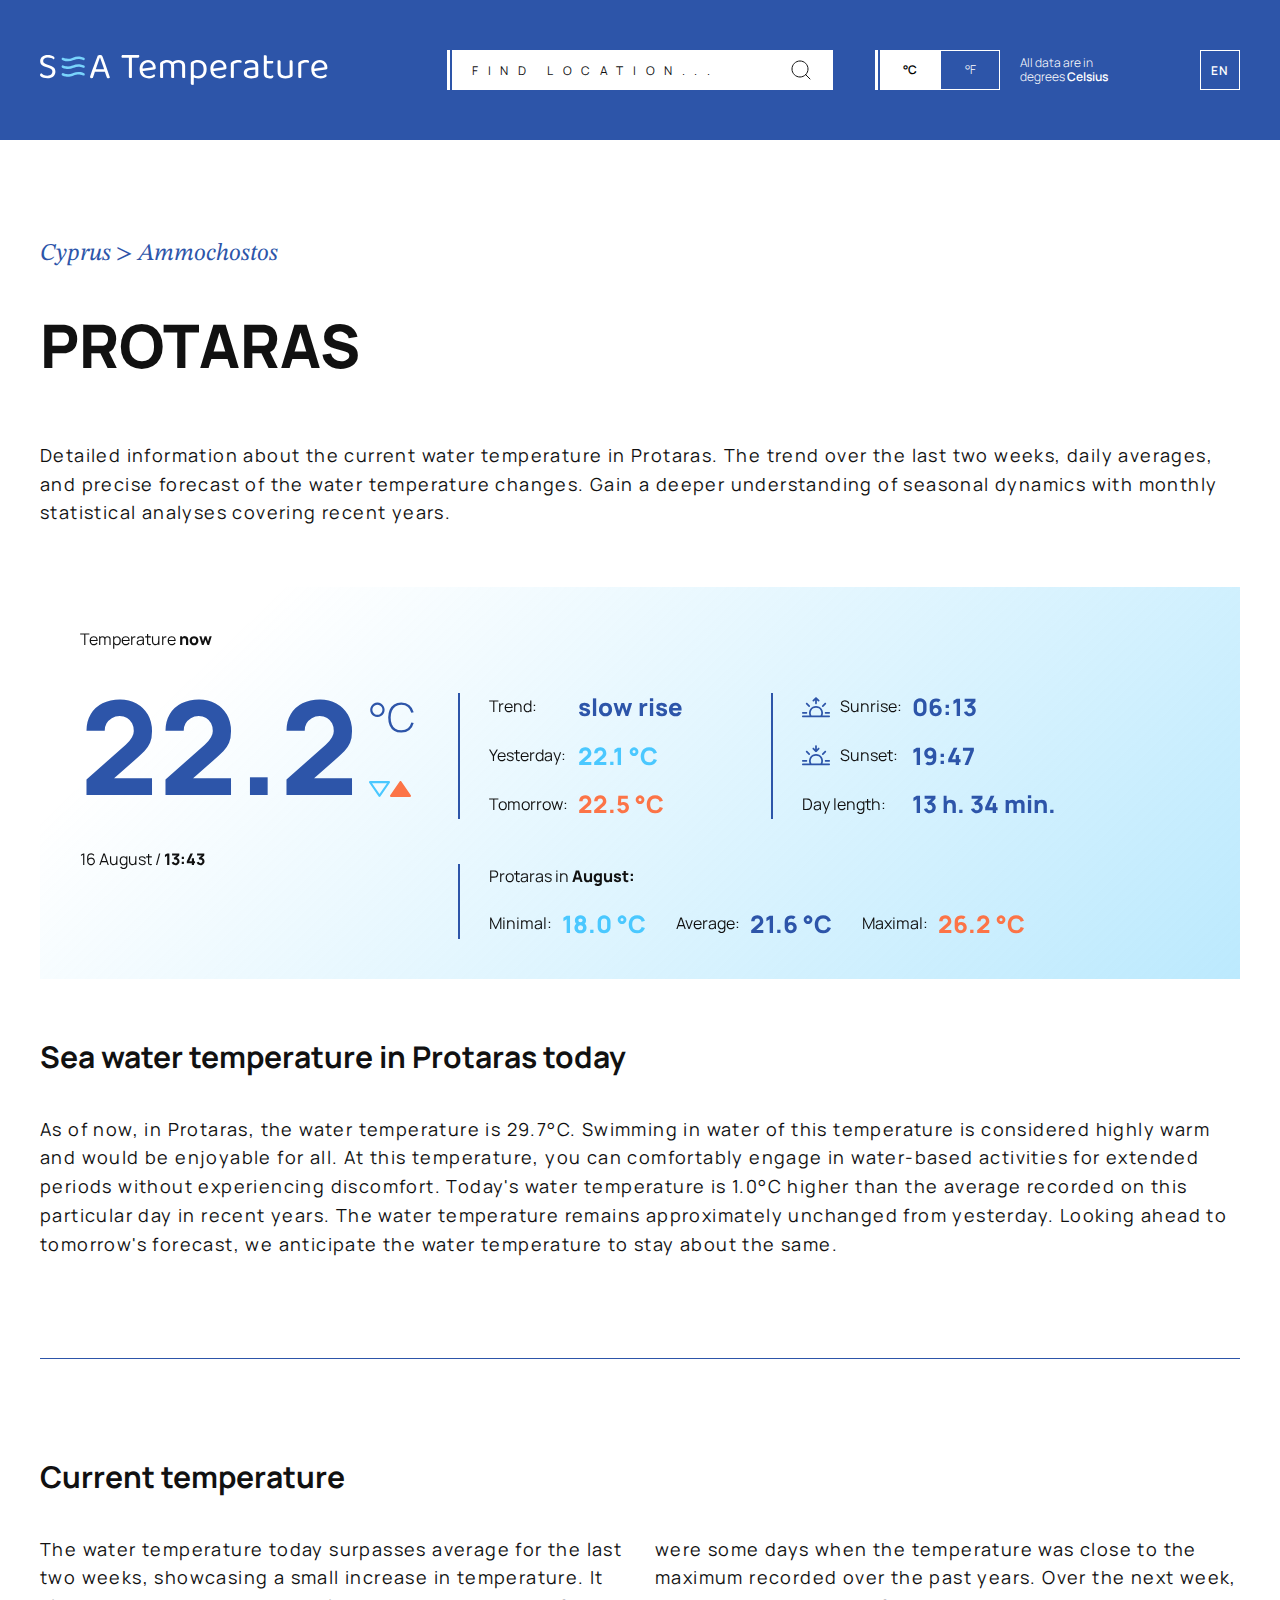
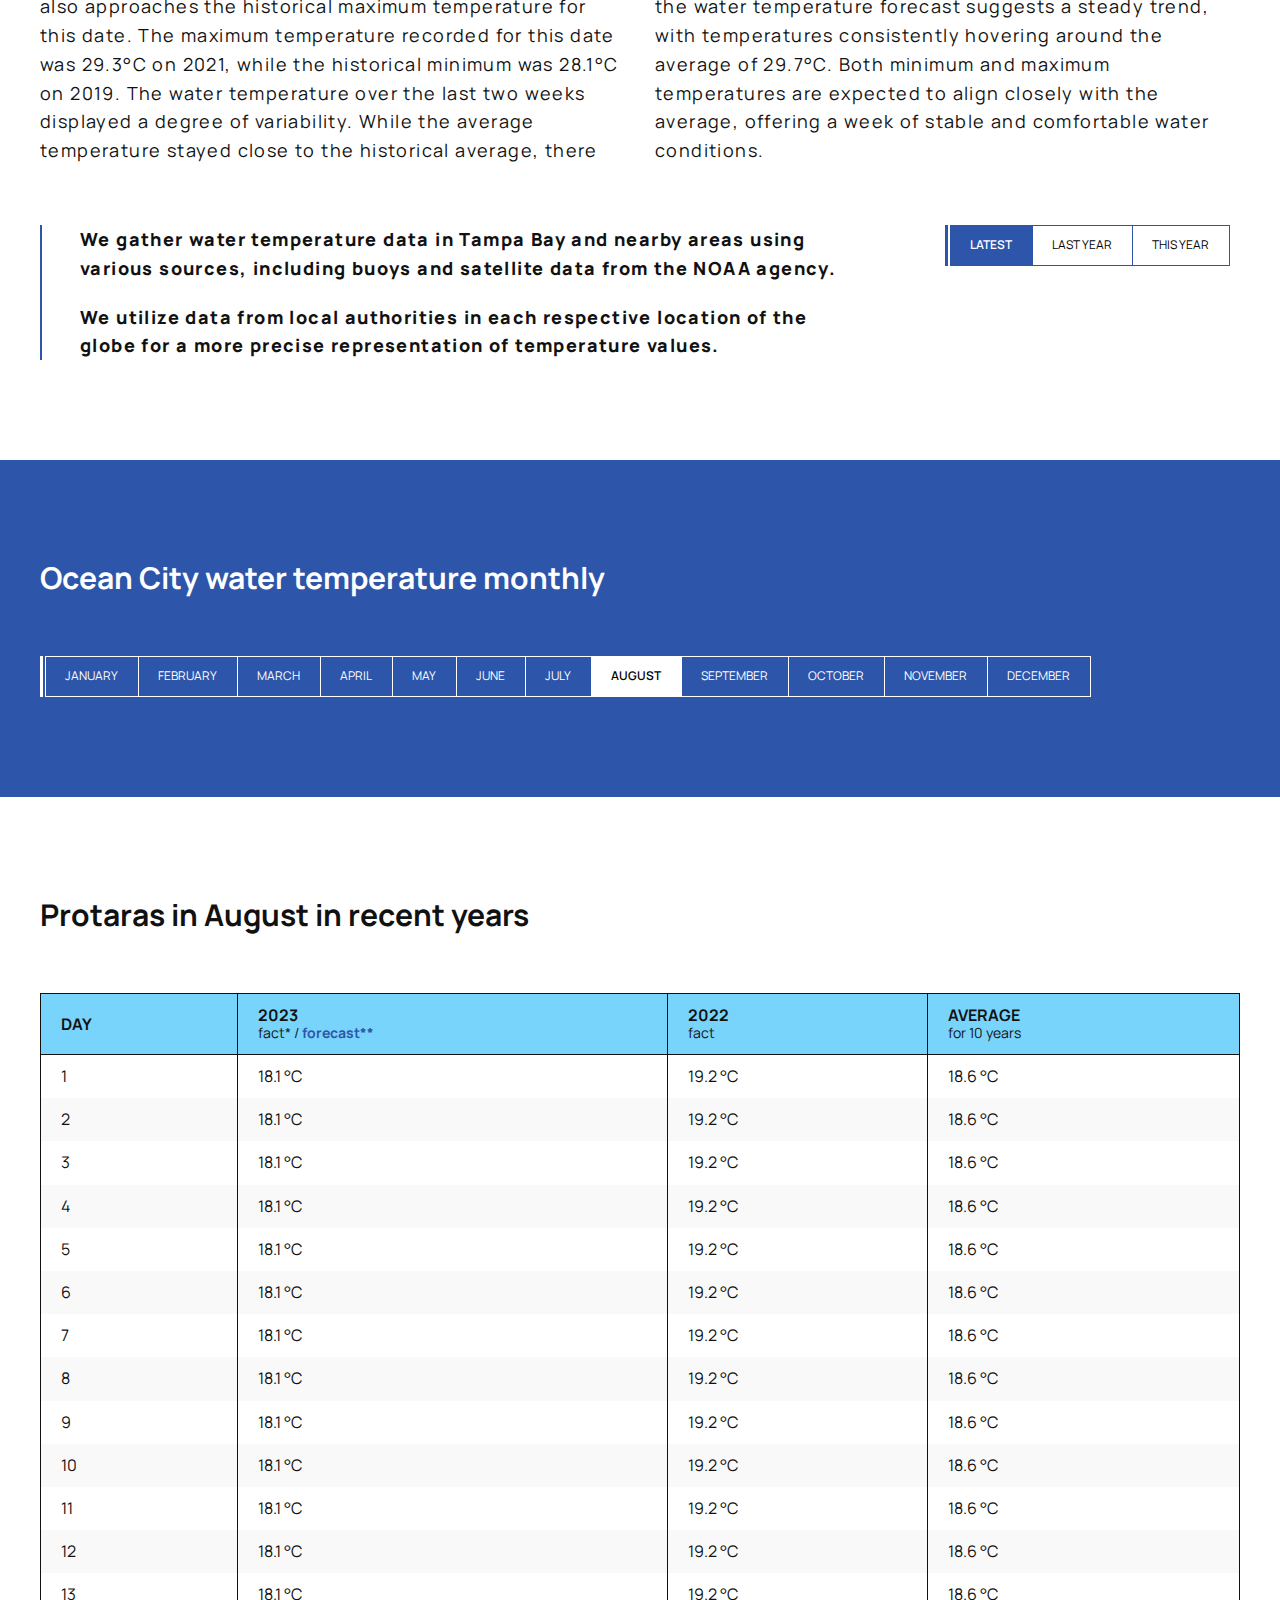
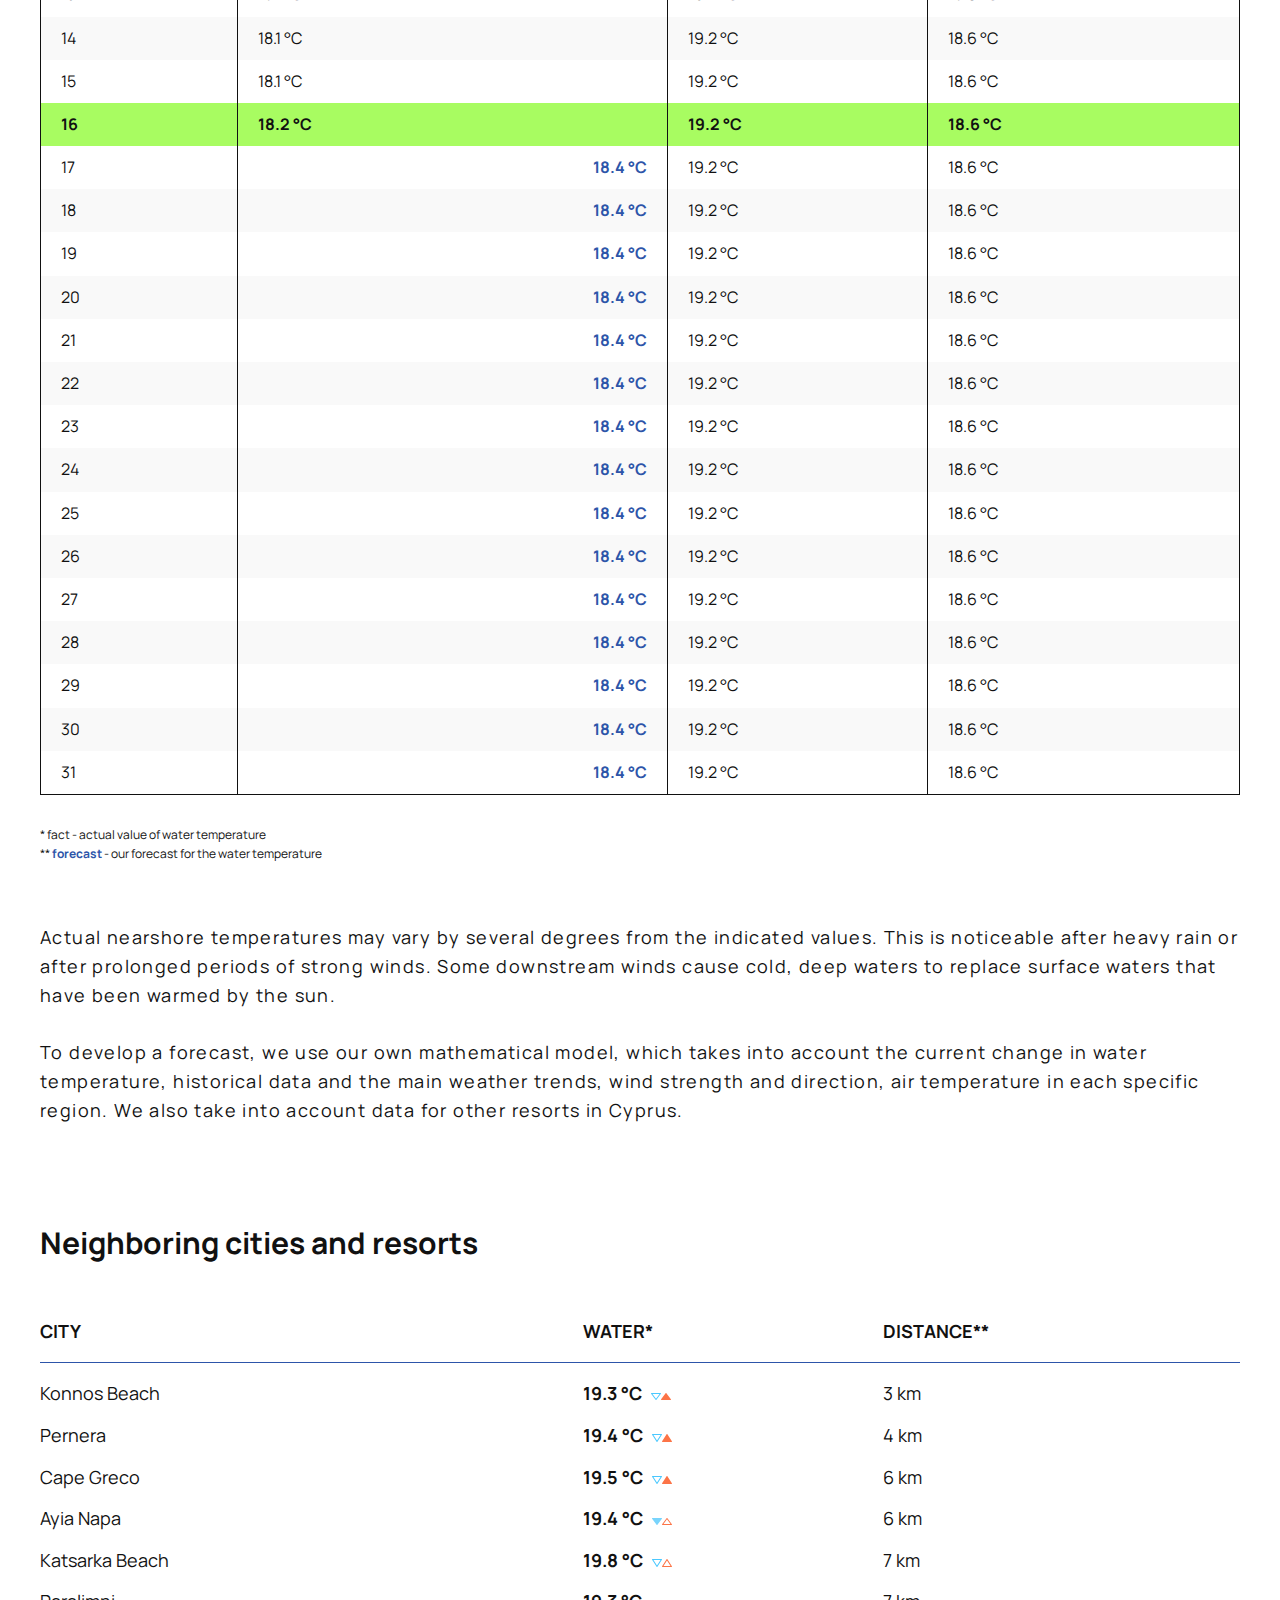
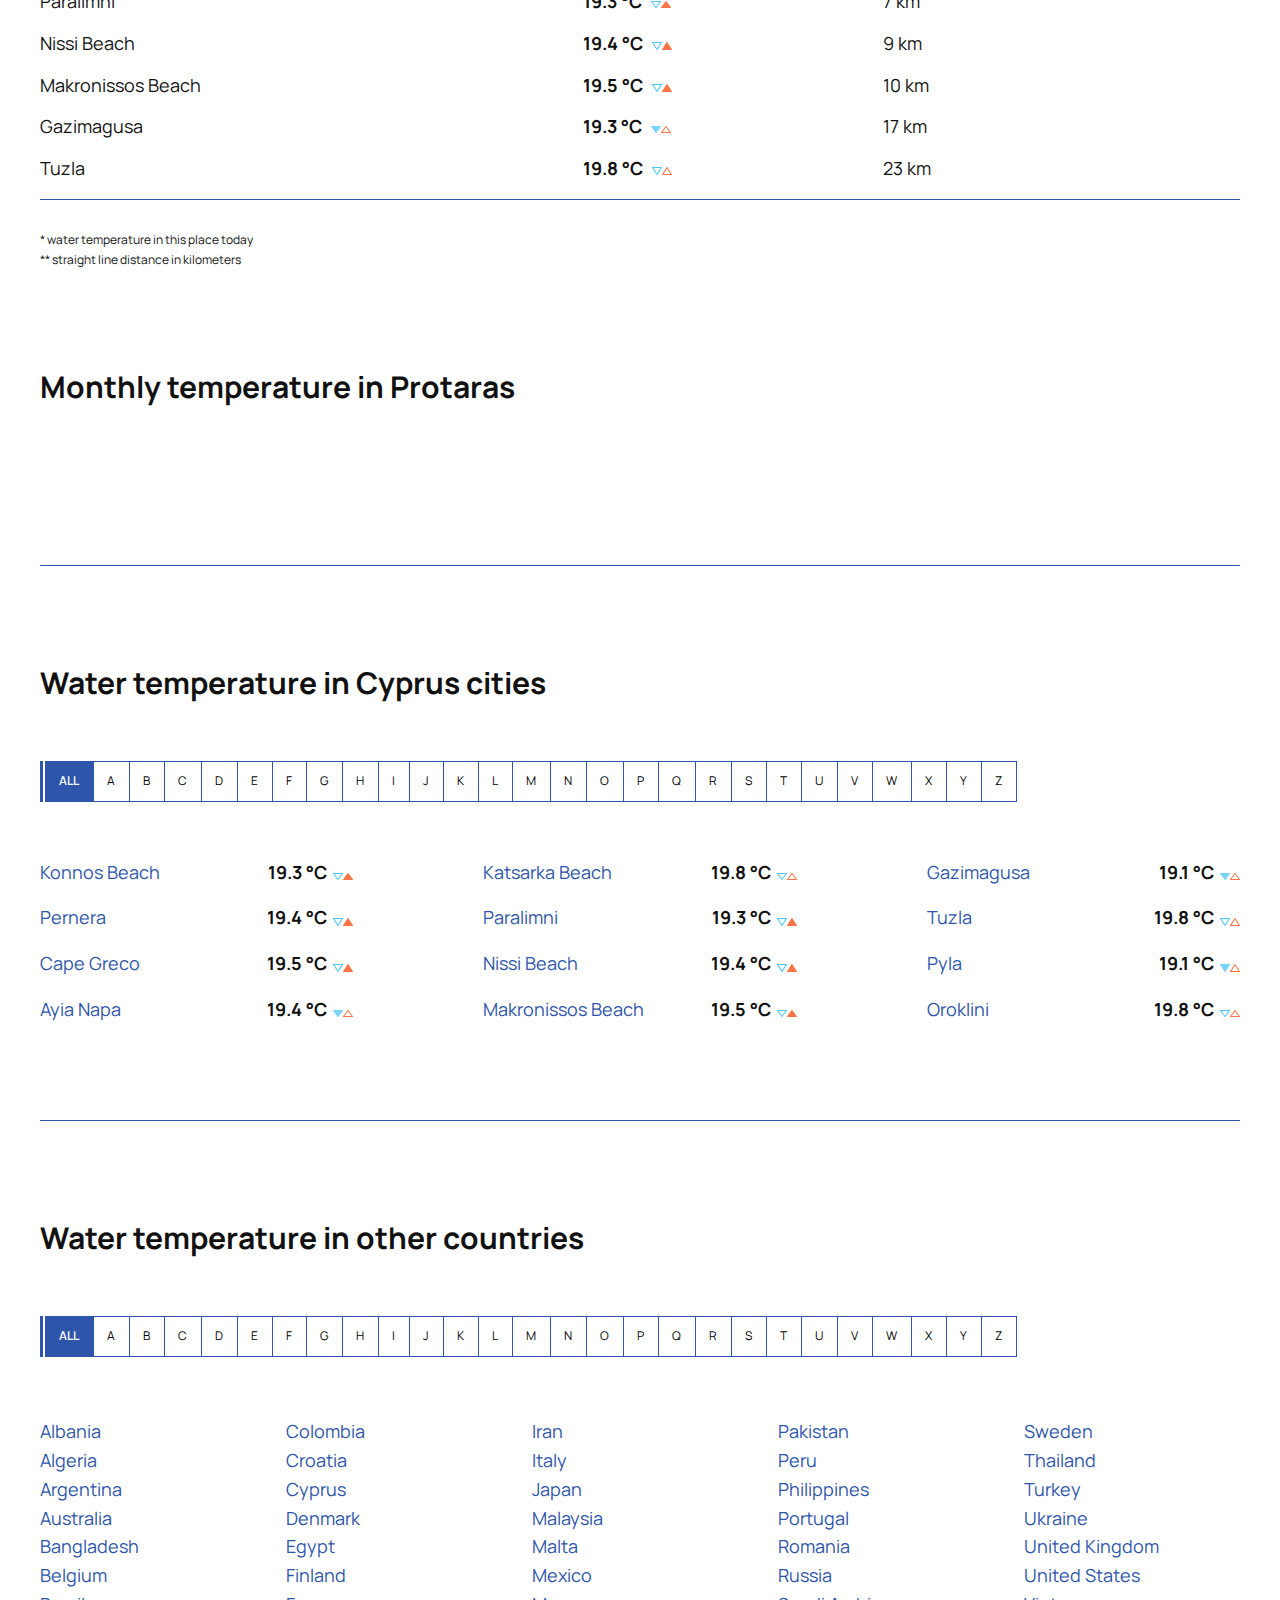
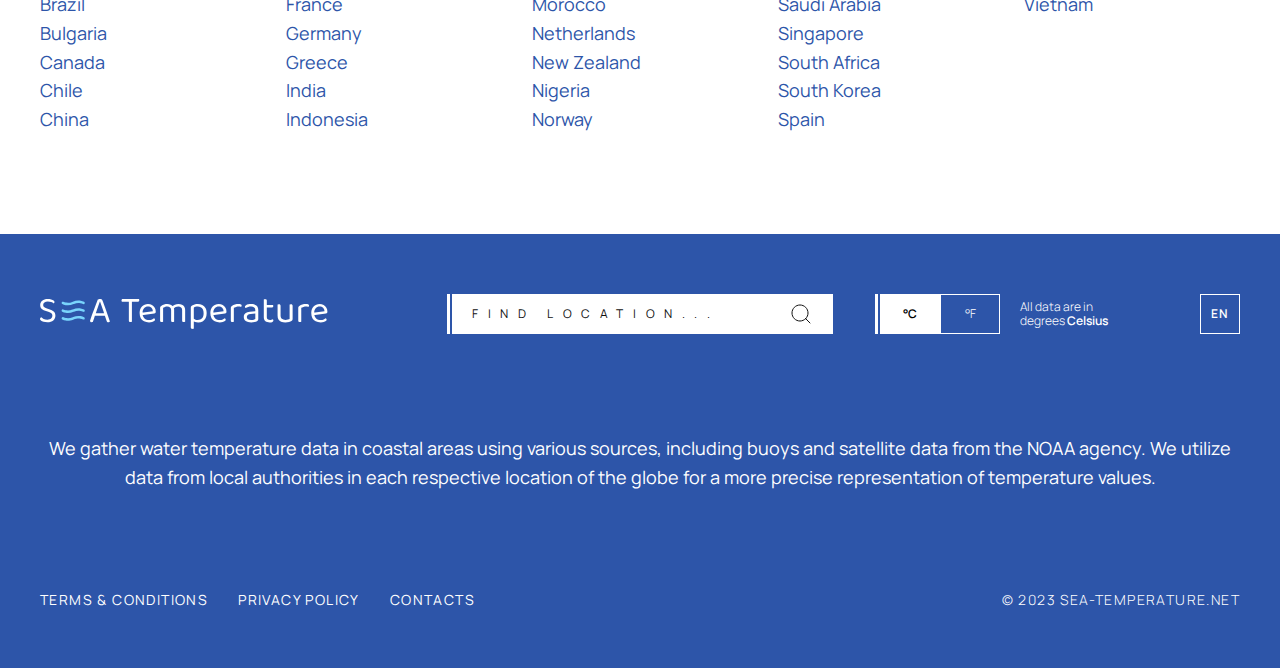
<file: index.html>
<!DOCTYPE html>
<html lang="en">
<head>
	<meta charset="UTF-8">
	<meta name="viewport" content="width=device-width, initial-scale=1.0">
	<title>Sea Temperature</title>
	<link rel="stylesheet" href="css/style.css">
</head>
<body>
	<div class="wrapper">
		<header class="header">
			<div class="header__container">
				<div class="header__top">
					<a href="#" class="header__logo">
						<img src="img/Logo.svg" alt="">
					</a>
					<form data-da=".header__bottom, 1100, first" class="header__search">
					  <input type="text" class="header__select-input select-input" placeholder="find location...">
					  <ul class="header__select-options select-options">
					    <li>Airlie Beach, Australia</li>
					    <li>Albufeira, Portugal</li>
					    <li>Aqaba, Jordan</li>
					    <li>Atlantic City, USA</li>
					  </ul>
					  <button>
					  		<img src="img/header/search.svg" alt="">
					  </button>
					</form>
					<div class="header__actions">
						<div class="header__degrees">
							<div class="header__selects">
								<p>
									<input checked type="radio" name="degrees" id="Celsius">
									<label for="Celsius">°C</label>									
								</p>
								<p>
									<input type="radio" name="degrees" id="Farengheit">
									<label for="Farengheit">°F</label>									
								</p>
							</div>
							<p>
								All data are in degrees <span>Celsius</span>
							</p>
						</div>
						<div data-da=".header__bottom, 660, last" class="header__languages">
							en
						</div>					
					</div>
				</div>
				<div class="header__bottom"></div>
			</div>
			<nav class="menu">
				<div class="menu__container">
					<div class="menu__top">
						<a href="#" class="header__logo">
							<img src="img/Logo.svg" alt="">
						</a>
						<p>
							All supported languages
						</p>
						<div class="menu__close">
							<img src="img/header/close.svg" alt="">
						</div>
					</div>
					<ul class="menu__list">
						<li>Български</li>
						<li>Hrvatski</li>
						<li>Čeština</li>
						<li>Dansk</li>
						<li>Nederlands</li>
						<li>English</li>
						<li>Eesti</li>
						<li>Suomi</li>
						<li>Français</li>
						<li>Deutsch</li>
						<li>Ελληνικά</li>
						<li>Magyar</li>
						<li>Italiano</li>
						<li>Latviešu</li>
						<li>Lietuvių</li>
						<li>Norsk</li>
						<li>Polski</li>
						<li>Português</li>
						<li>Română</li>
						<li>Русский</li>
						<li>Српски</li>
						<li>Slovenský</li>
						<li>Slovenščina</li>
						<li>Español</li>
						<li>Svenska</li>
						<li>Türkçe</li>
						<li>Українська</li>
					</ul>					
				</div>
			</nav>
		</header>
		<main>
			<div class="breadcrumbs">
				<div class="breadcrumbs__container">
					<a href="#">Cyprus</a> > <a href="#">Ammochostos</a>
				</div>
			</div>
			<section class="location">
				<div class="location__container">
					<h1 class="location__title">
						Protaras
					</h1>
					<div class="location__subtitle subtitle">
						Detailed information about the current water temperature in Protaras. The trend over the last two weeks, daily averages, and precise forecast of the water temperature changes. Gain a deeper understanding of seasonal dynamics with monthly statistical analyses covering recent years.
					</div>
					<div class="temp">
						<div class="temp__header">
							Temperature <b>now</b>
						</div>
						<div class="temp__body">
							<div class="temp__left">
								<div class="temp__temp">
									<p>
										22.2
									</p>
									<div class="temp__artef">
										<p>
											°C
										</p>
										<p>
											<img src="img/temp/blue-down-hohl.svg" alt="">
											<img src="img/temp/orange-up-filled.svg" alt="">
										</p>
									</div>
								</div>
								<p>
									16 August / <b>13:43</b>
								</p>
							</div>
							<div class="temp__right">
								<div class="temp__top">
									<div class="temp__block">
										<div class="temp__row">
											<p>
												Trend:
											</p>
											<span>
												slow rise
											</span>
										</div>
										<div class="temp__row">
											<p>
												Yesterday:
											</p>
											<span class="sky">
												22.1 °C
											</span>
										</div>
										<div class="temp__row">
											<p>
												Tomorrow:
											</p>
											<span class="orange">
												22.5 °C
											</span>
										</div>
									</div>
									<div class="temp__block">
										<div class="temp__row">
											<p>
												<img src="img/temp/sunrise.svg" alt="">
												Sunrise:
											</p>
											<span>
												06:13
											</span>
										</div>
										<div class="temp__row">
											<p>
												<img src="img/temp/sunset.svg" alt="">
												Sunset:
											</p>
											<span class="">
												19:47
											</span>
										</div>
										<div class="temp__row">
											<p>
												Day length:
											</p>
											<span class="">
												13 h. 34 min.
											</span>
										</div>
									</div>
								</div>
								<div class="temp__bottom">
									<p>
										Protaras in <b>August:</b>
									</p>
									<div class="temp__bottom-row">
										<div class="temp__row">
											<p>
												Minimal:
											</p>
											<span class="sky">
												18.0 °C
											</span>
										</div>
										<div class="temp__row">
											<p>
												Average:
											</p>
											<span class="">
												21.6 °C
											</span>
										</div>
										<div class="temp__row">
											<p>
												Maximal:
											</p>
											<span class="orange">
												26.2 °C
											</span>
										</div>																				
									</div>
								</div>
							</div>
						</div>
					</div>
					<div class="location__today">
						<p class="title">
							Sea water temperature in Protaras today
						</p>
						<span class="subtitle">
							As of now, in Protaras, the water temperature is 29.7°C. Swimming in water of this temperature is considered highly warm and would be enjoyable for all. At this temperature, you can comfortably engage in water-based activities for extended periods without experiencing discomfort. Today's water temperature is 1.0°C higher than the average recorded on this particular day in recent years. The water temperature remains approximately unchanged from yesterday. Looking ahead to tomorrow's forecast, we anticipate the water temperature to stay about the same.
						</span>
					</div>
				</div>
			</section>
			<section class="current">
				<div class="current__container">
					<h3 class="current__title title">
						Current temperature
					</h3>
					<div class="current__text subtitle">
						The water temperature today surpasses average for the last two weeks, showcasing a small increase in temperature. It also approaches the historical maximum temperature for this date. The maximum temperature recorded for this date was 29.3°C on 2021, while the historical minimum was 28.1°C on 2019. The water temperature over the last two weeks displayed a degree of variability. While the average temperature stayed close to the historical average, there were some days when the temperature was close to the maximum recorded over the past years. Over the next week, the water temperature forecast suggests a steady trend, with temperatures consistently hovering around the average of 29.7°C. Both minimum and maximum temperatures are expected to align closely with the average, offering a week of stable and comfortable water conditions.
					</div>			
					<div class="current__graphic"></div>		
					<div class="current__bottom">
						<div class="current__info subtitle">
							<p>We gather water temperature data in Tampa Bay and nearby areas using various sources, including buoys and satellite data from the NOAA agency.</p>
							<p>We utilize data from local authorities in each respective location of the globe for a more precise representation of temperature values.</p>
						</div>
						<div class="current__selects">
							<p>
								<input checked type="radio" name="year" id="latest">
								<label for="latest">latest</label>								
							</p>
							<p>
								<input type="radio" name="year" id="last-year">
								<label for="last-year">last year</label>								
							</p>
							<p>
								<input type="radio" name="year" id="this-year">
								<label for="this-year">this year</label>								
							</p>
						</div>
					</div>
				</div>
			</section>
			<section class="month">
				<div class="month__container">
					<h5 class="month__title title">
						Ocean City water temperature monthly
					</h5>
					<div class="month__body">
						<div class="month__decor">
							<p></p>
							<p></p>
							<p></p>
							<p></p>
							<p></p>
							<p></p>
							<p></p>
							<p></p>
							<p></p>
							<p></p>
						</div>
						<div class="month__cards">
							<p>
								<input type="radio" name="month" id="january">
								<label for="january">january</label>
							</p>
							<p>
								<input type="radio" name="month" id="february">
								<label for="february">february</label>
							</p>
							<p>
								<input type="radio" name="month" id="march">
								<label for="march">march</label>
							</p>
							<p>
								<input type="radio" name="month" id="april">
								<label for="april">april</label>
							</p>
							<p>
								<input type="radio" name="month" id="may">
								<label for="may">may</label>
							</p>
							<p>
								<input type="radio" name="month" id="june">
								<label for="june">june</label>
							</p>
							<p>
								<input type="radio" name="month" id="july">
								<label for="july">july</label>
							</p>
							<p>
								<input checked type="radio" name="month" id="august">
								<label for="august">august</label>
							</p>
							<p>
								<input type="radio" name="month" id="september">
								<label for="september">september</label>
							</p>
							<p>
								<input type="radio" name="month" id="october">
								<label for="october">october</label>
							</p>
							<p>
								<input type="radio" name="month" id="november">
								<label for="november">november</label>
							</p>
							<p>
								<input type="radio" name="month" id="december">
								<label for="december">december</label>
							</p>

						</div>
					</div>
				</div>
			</section>
			<section class="years">
				<div class="years__container">
					<h4 class="years__title title">
						Protaras in August in recent years
					</h4>
					<div class="years__table">
						<table>
							<thead>
								<tr>
									<th>
										DAY
									</th>
									<th>
										2023
										<p>fact* / <b>forecast**</b></p>
									</th>
									<th>
										2022
										<p>
											fact
										</p>
									</th>
									<th>
										average 
										<p>for 10 years</p>
									</th>
								</tr>
							</thead>
							<tbody>
								<tr>
									<td>1</td>
									<td>18.1 °C</td>
									<td>19.2 °C</td>
									<td>18.6 °C</td>
								</tr>
								<tr>
									<td>2</td>
									<td>18.1 °C</td>
									<td>19.2 °C</td>
									<td>18.6 °C</td>
								</tr>
								<tr>
									<td>3</td>
									<td>18.1 °C</td>
									<td>19.2 °C</td>
									<td>18.6 °C</td>
								</tr>
								<tr>
									<td>4</td>
									<td>18.1 °C</td>
									<td>19.2 °C</td>
									<td>18.6 °C</td>
								</tr>
								<tr>
									<td>5</td>
									<td>18.1 °C</td>
									<td>19.2 °C</td>
									<td>18.6 °C</td>
								</tr>
								<tr>
									<td>6</td>
									<td>18.1 °C</td>
									<td>19.2 °C</td>
									<td>18.6 °C</td>
								</tr>
								<tr>
									<td>7</td>
									<td>18.1 °C</td>
									<td>19.2 °C</td>
									<td>18.6 °C</td>
								</tr>
								<tr>
									<td>8</td>
									<td>18.1 °C</td>
									<td>19.2 °C</td>
									<td>18.6 °C</td>
								</tr>
								<tr>
									<td>9</td>
									<td>18.1 °C</td>
									<td>19.2 °C</td>
									<td>18.6 °C</td>
								</tr>
								<tr>
									<td>10</td>
									<td>18.1 °C</td>
									<td>19.2 °C</td>
									<td>18.6 °C</td>
								</tr>
								<tr>
									<td>11</td>
									<td>18.1 °C</td>
									<td>19.2 °C</td>
									<td>18.6 °C</td>
								</tr>
								<tr>
									<td>12</td>
									<td>18.1 °C</td>
									<td>19.2 °C</td>
									<td>18.6 °C</td>
								</tr>
								<tr>
									<td>13</td>
									<td>18.1 °C</td>
									<td>19.2 °C</td>
									<td>18.6 °C</td>
								</tr>
								<tr>
									<td>14</td>
									<td>18.1 °C</td>
									<td>19.2 °C</td>
									<td>18.6 °C</td>
								</tr>
								<tr>
									<td>15</td>
									<td>18.1 °C</td>
									<td>19.2 °C</td>
									<td>18.6 °C</td>
								</tr>
								<tr class="bold">
									<td>16</td>
									<td>18.2 °C</td>
									<td>19.2 °C</td>
									<td>18.6 °C</td>
								</tr>
								<tr>
									<td>17</td>
									<td class="boldRight">18.4 °C</td>
									<td>19.2 °C</td>
									<td>18.6 °C</td>
								</tr>
								<tr>
									<td>18</td>
									<td class="boldRight">18.4 °C</td>
									<td>19.2 °C</td>
									<td>18.6 °C</td>
								</tr>
								<tr>
									<td>19</td>
									<td class="boldRight">18.4 °C</td>
									<td>19.2 °C</td>
									<td>18.6 °C</td>
								</tr>
								<tr>
									<td>20</td>
									<td class="boldRight">18.4 °C</td>
									<td>19.2 °C</td>
									<td>18.6 °C</td>
								</tr>
								<tr>
									<td>21</td>
									<td class="boldRight">18.4 °C</td>
									<td>19.2 °C</td>
									<td>18.6 °C</td>
								</tr>
								<tr>
									<td>22</td>
									<td class="boldRight">18.4 °C</td>
									<td>19.2 °C</td>
									<td>18.6 °C</td>
								</tr>
								<tr>
									<td>23</td>
									<td class="boldRight">18.4 °C</td>
									<td>19.2 °C</td>
									<td>18.6 °C</td>
								</tr>
								<tr>
									<td>24</td>
									<td class="boldRight">18.4 °C</td>
									<td>19.2 °C</td>
									<td>18.6 °C</td>
								</tr>
								<tr>
									<td>25</td>
									<td class="boldRight">18.4 °C</td>
									<td>19.2 °C</td>
									<td>18.6 °C</td>
								</tr>
								<tr>
									<td>26</td>
									<td class="boldRight">18.4 °C</td>
									<td>19.2 °C</td>
									<td>18.6 °C</td>
								</tr>
								<tr>
									<td>27</td>
									<td class="boldRight">18.4 °C</td>
									<td>19.2 °C</td>
									<td>18.6 °C</td>
								</tr>
								<tr>
									<td>28</td>
									<td class="boldRight">18.4 °C</td>
									<td>19.2 °C</td>
									<td>18.6 °C</td>
								</tr>
								<tr>
									<td>29</td>
									<td class="boldRight">18.4 °C</td>
									<td>19.2 °C</td>
									<td>18.6 °C</td>
								</tr>
								<tr>
									<td>30</td>
									<td class="boldRight">18.4 °C</td>
									<td>19.2 °C</td>
									<td>18.6 °C</td>
								</tr>	
								<tr>
									<td>31</td>
									<td class="boldRight">18.4 °C</td>
									<td>19.2 °C</td>
									<td>18.6 °C</td>
								</tr>
							</tbody>
						</table>
					</div>
					<div class="years__bottom">
						<p>* fact - actual value of water temperature</p>
						<p>** <a href="#">forecast</a> - our forecast for the water temperature</p>
					</div>
					<div class="years__text subtitle">
						Actual nearshore temperatures may vary by several degrees from the indicated values. This is noticeable after heavy rain or after prolonged periods of strong winds. Some downstream winds cause cold, deep waters to replace surface waters that have been warmed by the sun.
						<br><br>
						To develop a forecast, we use our own mathematical model, which takes into account the current change in water temperature, historical data and the main weather trends, wind strength and direction, air temperature in each specific region. We also take into account data for other resorts in Cyprus.
					</div>
					<div class="years__neighboring">
						<h5 class="years__title title">
							Neighboring cities and resorts
						</h5>
						<div class="years__neighboring-table">
							<table>
								<thead>
									<tr>
										<th>city</th>
										<th>Water*</th>
										<th>Distance**</th>										
									</tr>
								</thead>
								<tbody>
									<tr>
										<td>Konnos Beach</td>
										<td>
											19.3 °C
											<span>
												<img src="img/temp/blue-down-hohl.svg" alt="">
												<img src="img/temp/orange-up-filled.svg" alt="">												
											</span>
										</td>
										<td>3 km</td>
									</tr>
									<tr>
										<td>Pernera</td>
										<td>
											19.4 °C
											<span>
												<img src="img/temp/blue-down-hohl.svg" alt="">
												<img src="img/temp/orange-up-filled.svg" alt="">												
											</span>
										</td>
										<td>4 km</td>
									</tr>
									<tr>
										<td>Cape Greco</td>
										<td>
											19.5 °C
											<span>
												<img src="img/temp/blue-down-hohl.svg" alt="">
												<img src="img/temp/orange-up-filled.svg" alt="">												
											</span>
										</td>
										<td>6 km</td>
									</tr>
									<tr>
										<td>Ayia Napa</td>
										<td>
											19.4 °C
											<span>
												<img src="img/temp/blue-down-filled.svg" alt="">
												<img src="img/temp/orange-up-hohl.svg" alt="">												
											</span>
										</td>
										<td>6 km</td>
									</tr>
									<tr>
										<td>Katsarka Beach</td>
										<td>
											19.8 °C
											<span>
												<img src="img/temp/blue-down-hohl.svg" alt="">
												<img src="img/temp/orange-up-hohl.svg" alt="">												
											</span>
										</td>
										<td>7 km</td>
									</tr>
									<tr>
										<td>Paralimni</td>
										<td>
											19.3 °C
											<span>
												<img src="img/temp/blue-down-hohl.svg" alt="">
												<img src="img/temp/orange-up-filled.svg" alt="">												
											</span>
										</td>
										<td>7 km</td>
									</tr>
									<tr>
										<td>Nissi Beach</td>
										<td>
											19.4 °C
											<span>
												<img src="img/temp/blue-down-hohl.svg" alt="">
												<img src="img/temp/orange-up-filled.svg" alt="">												
											</span>
										</td>
										<td>9 km</td>
									</tr>
									<tr>
										<td>Makronissos Beach</td>
										<td>
											19.5 °C
											<span>
												<img src="img/temp/blue-down-hohl.svg" alt="">
												<img src="img/temp/orange-up-filled.svg" alt="">												
											</span>
										</td>
										<td>10 km</td>
									</tr>
									<tr>
										<td>Gazimagusa</td>
										<td>
											19.3 °C
											<span>
												<img src="img/temp/blue-down-filled.svg" alt="">
												<img src="img/temp/orange-up-hohl.svg" alt="">												
											</span>
										</td>
										<td>17 km</td>
									</tr>
									<tr>
										<td>Tuzla</td>
										<td>
											19.8 °C
											<span>
												<img src="img/temp/blue-down-hohl.svg" alt="">
												<img src="img/temp/orange-up-hohl.svg" alt="">												
											</span>
										</td>
										<td>23 km</td>
									</tr>
								</tbody>
							</table>
						</div>
					</div>
					<div class="years__bottom">
						<p>* water temperature in this place today</p>
						<p>** straight line distance in kilometers</p>
					</div>
					<div class="years__monthly">
						<h4 class="years__title title">
							Monthly temperature in Protaras
						</h4>
						<div class="years__graphic"></div>
					</div>
				</div>
			</section>
			<section class="water">
				<div class="water__container">
					<h5 class="water__title title">
						Water temperature in Cyprus cities
					</h5>
					<div class="water__body">
						<div class="water__decor">
							<p></p>
							<p></p>
							<p></p>
							<p></p>
							<p></p>
							<p></p>
							<p></p>
							<p></p>
							<p></p>
							<p></p>
						</div>
						<div class="water__selects">
							<p><input checked type="radio" name="alphabet" id="alphabet1"><label for="alphabet1">all</label></p>
							<p><input type="radio" name="alphabet" id="alphabet2"><label for="alphabet2">A</label></p>
							<p><input type="radio" name="alphabet" id="alphabet3"><label for="alphabet3">B</label></p>
							<p><input type="radio" name="alphabet" id="alphabet4"><label for="alphabet4">c</label></p>
							<p><input type="radio" name="alphabet" id="alphabet5"><label for="alphabet5">d</label></p>
							<p><input type="radio" name="alphabet" id="alphabet6"><label for="alphabet6">e</label></p>
							<p><input type="radio" name="alphabet" id="alphabet7"><label for="alphabet7">f</label></p>
							<p><input type="radio" name="alphabet" id="alphabet8"><label for="alphabet8">g</label></p>
							<p><input type="radio" name="alphabet" id="alphabet9"><label for="alphabet9">h</label></p>
							<p><input type="radio" name="alphabet" id="alphabet10"><label for="alphabet10">i</label></p>
							<p><input type="radio" name="alphabet" id="alphabet11"><label for="alphabet11">j</label></p>
							<p><input type="radio" name="alphabet" id="alphabet12"><label for="alphabet12">k</label></p>
							<p><input type="radio" name="alphabet" id="alphabet13"><label for="alphabet13">l</label></p>
							<p><input type="radio" name="alphabet" id="alphabet14"><label for="alphabet14">m</label></p>
							<p><input type="radio" name="alphabet" id="alphabet15"><label for="alphabet15">n</label></p>
							<p><input type="radio" name="alphabet" id="alphabet16"><label for="alphabet16">o</label></p>
							<p><input type="radio" name="alphabet" id="alphabet17"><label for="alphabet17">p</label></p>
							<p><input type="radio" name="alphabet" id="alphabet18"><label for="alphabet18">q</label></p>
							<p><input type="radio" name="alphabet" id="alphabet19"><label for="alphabet19">r</label></p>
							<p><input type="radio" name="alphabet" id="alphabet20"><label for="alphabet20">s</label></p>
							<p><input type="radio" name="alphabet" id="alphabet21"><label for="alphabet21">t</label></p>
							<p><input type="radio" name="alphabet" id="alphabet22"><label for="alphabet22">u</label></p>
							<p><input type="radio" name="alphabet" id="alphabet23"><label for="alphabet23">v</label></p>
							<p><input type="radio" name="alphabet" id="alphabet24"><label for="alphabet24">w</label></p>
							<p><input type="radio" name="alphabet" id="alphabet25"><label for="alphabet25">x</label></p>
							<p><input type="radio" name="alphabet" id="alphabet26"><label for="alphabet26">y</label></p>
							<p><input type="radio" name="alphabet" id="alphabet27"><label for="alphabet27">z</label></p>
						</div>
					</div>
					<div class="water__content">
						<div class="water__card">
							<a href="#">
								Konnos Beach
							</a>
							<b>
								19.3 °C
							</b>
							<p>
								<img src="img/temp/blue-down-hohl.svg" alt="">
								<img src="img/temp/orange-up-filled.svg" alt="">
							</p>
						</div>
						<div class="water__card">
							<a href="#">
								Katsarka Beach
							</a>
							<b>
								19.8 °C
							</b>
							<p>
								<img src="img/temp/blue-down-hohl.svg" alt="">
								<img src="img/temp/orange-up-hohl.svg" alt="">
							</p>
						</div>
						<div class="water__card">
							<a href="#">
								Gazimagusa
							</a>
							<b>
								19.1 °C
							</b>
							<p>
								<img src="img/temp/blue-down-filled.svg" alt="">
								<img src="img/temp/orange-up-hohl.svg" alt="">
							</p>
						</div>
							<div class="water__card">
							<a href="#">
								Pernera
							</a>
							<b>
								19.4 °C
							</b>
							<p>
								<img src="img/temp/blue-down-hohl.svg" alt="">
								<img src="img/temp/orange-up-filled.svg" alt="">
							</p>
						</div>
						<div class="water__card">
							<a href="#">
								Paralimni
							</a>
							<b>
								19.3 °C
							</b>
							<p>
								<img src="img/temp/blue-down-hohl.svg" alt="">
								<img src="img/temp/orange-up-filled.svg" alt="">
							</p>
						</div>
						<div class="water__card">
							<a href="#">
								Tuzla
							</a>
							<b>
								19.8 °C
							</b>
							<p>
								<img src="img/temp/blue-down-hohl.svg" alt="">
								<img src="img/temp/orange-up-hohl.svg" alt="">
							</p>
						</div>					
						<div class="water__card">
							<a href="#">
								Cape Greco
							</a>
							<b>
								19.5 °C
							</b>
							<p>
								<img src="img/temp/blue-down-hohl.svg" alt="">
								<img src="img/temp/orange-up-filled.svg" alt="">
							</p>
						</div>
						<div class="water__card">
							<a href="#">
								Nissi Beach
							</a>
							<b>
								19.4 °C
							</b>
							<p>
								<img src="img/temp/blue-down-hohl.svg" alt="">
								<img src="img/temp/orange-up-filled.svg" alt="">
							</p>
						</div>
						<div class="water__card">
							<a href="#">
								Pyla
							</a>
							<b>
								19.1 °C
							</b>
							<p>
								<img src="img/temp/blue-down-filled.svg" alt="">
								<img src="img/temp/orange-up-hohl.svg" alt="">
							</p>
						</div>
						<div class="water__card">
							<a href="#">
								Ayia Napa
							</a>
							<b>
								19.4 °C
							</b>
							<p>
								<img src="img/temp/blue-down-filled.svg" alt="">
								<img src="img/temp/orange-up-hohl.svg" alt="">
							</p>
						</div>
						<div class="water__card">
							<a href="#">
								Makronissos Beach
							</a>
							<b>
								19.5 °C
							</b>
							<p>
								<img src="img/temp/blue-down-hohl.svg" alt="">
								<img src="img/temp/orange-up-filled.svg" alt="">
							</p>
						</div>
						<div class="water__card">
							<a href="#">
								Oroklini
							</a>
							<b>
								19.8 °C
							</b>
							<p>
								<img src="img/temp/blue-down-hohl.svg" alt="">
								<img src="img/temp/orange-up-hohl.svg" alt="">
							</p>
						</div>						
					</div>
				</div>
			</section>
			<section class="water">
				<div class="water__container">
					<h5 class="water__title title">
						Water temperature in other countries
					</h5>
					<div class="water__body">
						<div class="water__decor">
							<p></p>
							<p></p>
							<p></p>
							<p></p>
							<p></p>
							<p></p>
							<p></p>
							<p></p>
							<p></p>
							<p></p>
						</div>
						<div class="water__selects">
							<p><input checked type="radio" name="alphabet-other" id="alphabet1-other"><label for="alphabet1-other">all</label></p>
							<p><input type="radio" name="alphabet-other" id="alphabet2-other"><label for="alphabet2-other">A</label></p>
							<p><input type="radio" name="alphabet-other" id="alphabet3-other"><label for="alphabet3-other">B</label></p>
							<p><input type="radio" name="alphabet-other" id="alphabet4-other"><label for="alphabet4-other">c</label></p>
							<p><input type="radio" name="alphabet-other" id="alphabet5-other"><label for="alphabet5-other">d</label></p>
							<p><input type="radio" name="alphabet-other" id="alphabet6-other"><label for="alphabet6-other">e</label></p>
							<p><input type="radio" name="alphabet-other" id="alphabet7-other"><label for="alphabet7-other">f</label></p>
							<p><input type="radio" name="alphabet-other" id="alphabet8-other"><label for="alphabet8-other">g</label></p>
							<p><input type="radio" name="alphabet-other" id="alphabet9-other"><label for="alphabet9-other">h</label></p>
							<p><input type="radio" name="alphabet-other" id="alphabet10-other"><label for="alphabet10-other">i</label></p>
							<p><input type="radio" name="alphabet-other" id="alphabet11-other"><label for="alphabet11-other">j</label></p>
							<p><input type="radio" name="alphabet-other" id="alphabet12-other"><label for="alphabet12-other">k</label></p>
							<p><input type="radio" name="alphabet-other" id="alphabet13-other"><label for="alphabet13-other">l</label></p>
							<p><input type="radio" name="alphabet-other" id="alphabet14-other"><label for="alphabet14-other">m</label></p>
							<p><input type="radio" name="alphabet-other" id="alphabet15-other"><label for="alphabet15-other">n</label></p>
							<p><input type="radio" name="alphabet-other" id="alphabet16-other"><label for="alphabet16-other">o</label></p>
							<p><input type="radio" name="alphabet-other" id="alphabet17-other"><label for="alphabet17-other">p</label></p>
							<p><input type="radio" name="alphabet-other" id="alphabet18-other"><label for="alphabet18-other">q</label></p>
							<p><input type="radio" name="alphabet-other" id="alphabet19-other"><label for="alphabet19-other">r</label></p>
							<p><input type="radio" name="alphabet-other" id="alphabet20-other"><label for="alphabet20-other">s</label></p>
							<p><input type="radio" name="alphabet-other" id="alphabet21-other"><label for="alphabet21-other">t</label></p>
							<p><input type="radio" name="alphabet-other" id="alphabet22-other"><label for="alphabet22-other">u</label></p>
							<p><input type="radio" name="alphabet-other" id="alphabet23-other"><label for="alphabet23-other">v</label></p>
							<p><input type="radio" name="alphabet-other" id="alphabet24-other"><label for="alphabet24-other">w</label></p>
							<p><input type="radio" name="alphabet-other" id="alphabet25-other"><label for="alphabet25-other">x</label></p>
							<p><input type="radio" name="alphabet-other" id="alphabet26-other"><label for="alphabet26-other">y</label></p>
							<p><input type="radio" name="alphabet-other" id="alphabet27-other"><label for="alphabet27-other">z</label></p>
						</div>
					</div>
					<div class="water__list">
						<a href="#">Albania </a>
						<a href="#">Algeria </a>
						<a href="#">Argentina </a>
						<a href="#">Australia </a>
						<a href="#">Bangladesh </a>
						<a href="#">Belgium </a>
						<a href="#">Brazil </a>
						<a href="#">Bulgaria </a>
						<a href="#">Canada </a>
						<a href="#">Chile </a>
						<a href="#">China</a>
						<a href="#">Colombia </a>
						<a href="#">Croatia </a>
						<a href="#">Cyprus </a>
						<a href="#">Denmark </a>
						<a href="#">Egypt </a>
						<a href="#">Finland </a>
						<a href="#">France </a>
						<a href="#">Germany </a>
						<a href="#">Greece </a>
						<a href="#">India </a>
						<a href="#">Indonesia </a>
						<a href="#">Iran </a>
						<a href="#">Italy </a>
						<a href="#">Japan </a>
						<a href="#">Malaysia </a>
						<a href="#">Malta </a>
						<a href="#">Mexico </a>
						<a href="#">Morocco </a>
						<a href="#">
							Netherlands
						</a>
						<a href="#">New Zealand </a>
						<a href="#">Nigeria </a>
						<a href="#">Norway </a>
						<a href="#">Pakistan </a>
						<a href="#">Peru </a>
						<a href="#">Philippines </a>
						<a href="#">Portugal </a>
						<a href="#">Romania </a>
						<a href="#">Russia </a>
						<a href="#">Saudi Arabia </a>
						<a href="#">Singapore </a>
						<a href="#">South Africa   </a>
						<a href="#">South Korea</a>
						<a href="#">Spain</a>
						<a href="#">Sweden </a>
						<a href="#">Thailand </a>
						<a href="#">Turkey </a>
						<a href="#">Ukraine </a>
						<a href="#">United Kingdom  </a>
						<a href="#">United States</a>
						<a href="#">Vietnam</a>
					</div>
				</div>
			</section>
		</main>
		<footer class="footer">
			<div class="footer__container">
				<div class="footer__top">
					<a href="#" class="footer__logo">
						<img src="img/Logo.svg" alt="">
					</a>
					<form data-da=".footer__bottom, 1100, first" class="footer__search">
					  <input type="text" class="footer__select-input select-input" placeholder="find location...">
					  <ul class="footer__select-options select-options">
					    <li>Airlie Beach, Australia</li>
					    <li>Albufeira, Portugal</li>
					    <li>Aqaba, Jordan</li>
					    <li>Atlantic City, USA</li>
					  </ul>
					  <button>
					  		<img src="img/header/search.svg" alt="">
					  </button>
					</form>
					<div class="footer__actions">
						<div class="footer__degrees">
							<div class="footer__selects">
								<p>
									<input checked type="radio" name="degrees2" id="Celsius2">
									<label for="Celsius2">°C</label>									
								</p>
								<p>
									<input type="radio" name="degrees2" id="Farengheit2">
									<label for="Farengheit2">°F</label>									
								</p>
							</div>
							<p>
								All data are in degrees <span>Celsius</span>
							</p>
						</div>
						<a href="#" data-da=".footer__bottom, 660, last" class="footer__languages">
							en
						</a>					
					</div>
				</div>
				<div class="footer__bottom"></div>	
				<div class="footer__text">
					We gather water temperature data in coastal areas using various sources, including buoys and satellite data from the NOAA agency. We utilize data from local authorities in each respective location of the globe for a more precise representation of temperature values.
				</div>		
				<div class="footer__footer">
					<div class="footer__links">
						<a href="#">Terms & conditions</a>
						<a href="#">privacy policy</a>
						<a href="#">contacts</a>
					</div>
					<p>
						© 2023 sea-temperature.net
					</p>
				</div>	
			</div>
		</footer>
	</div>
	<script src="js/dynamicadapt.js"></script>
	<script src="js/script.js"></script>
</body>
</html>
</file>
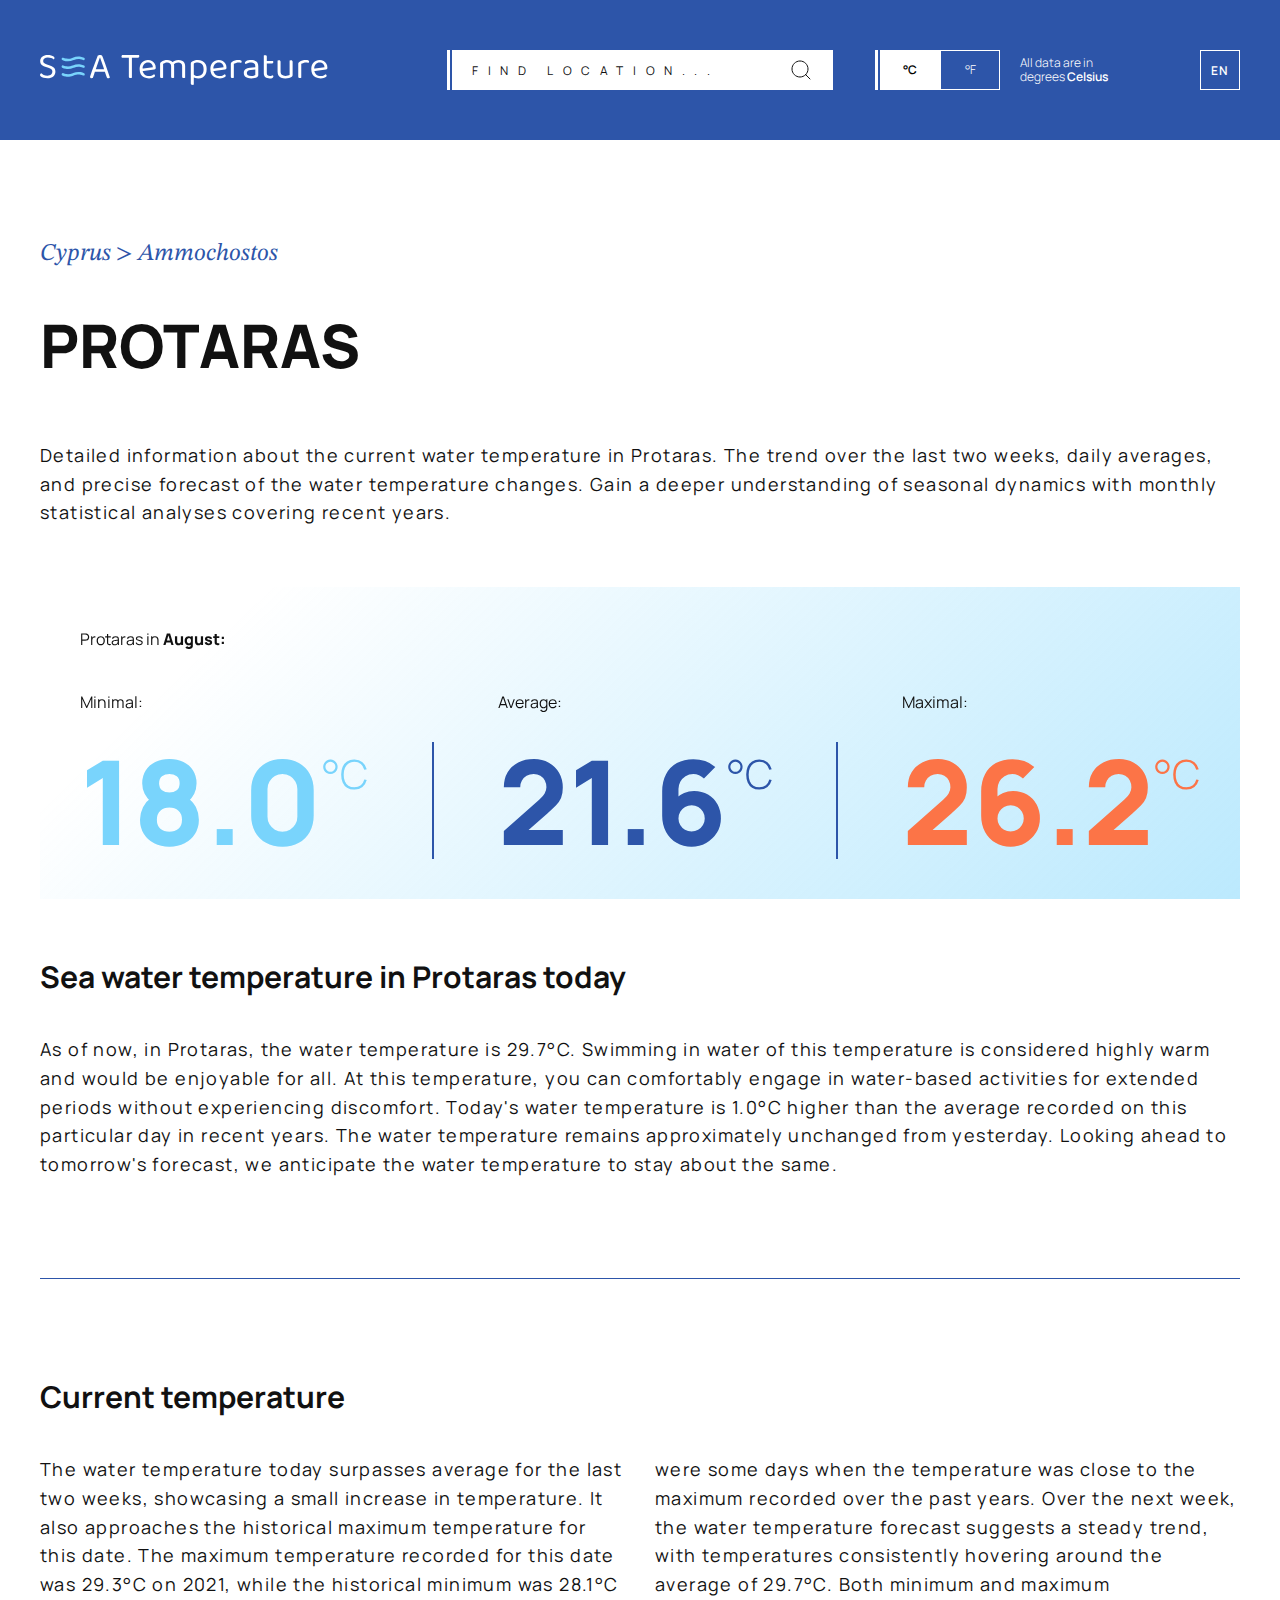
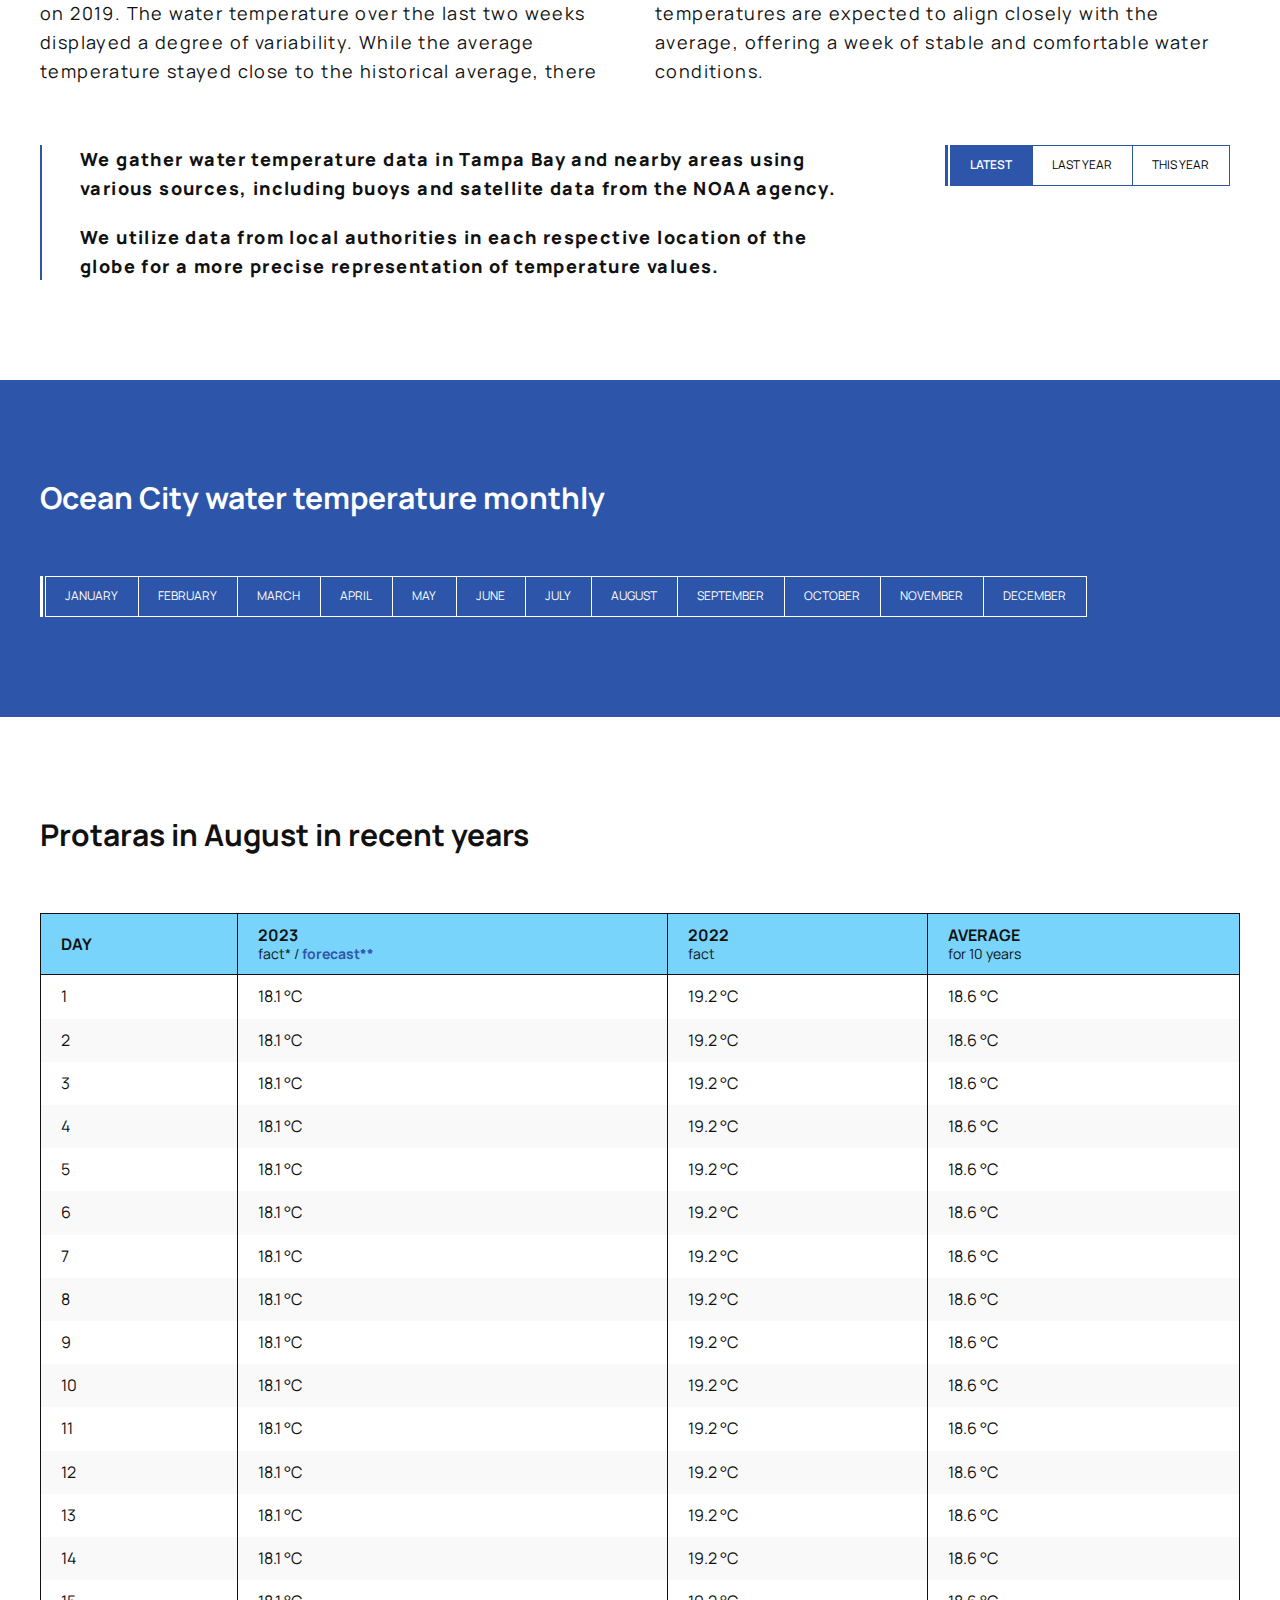
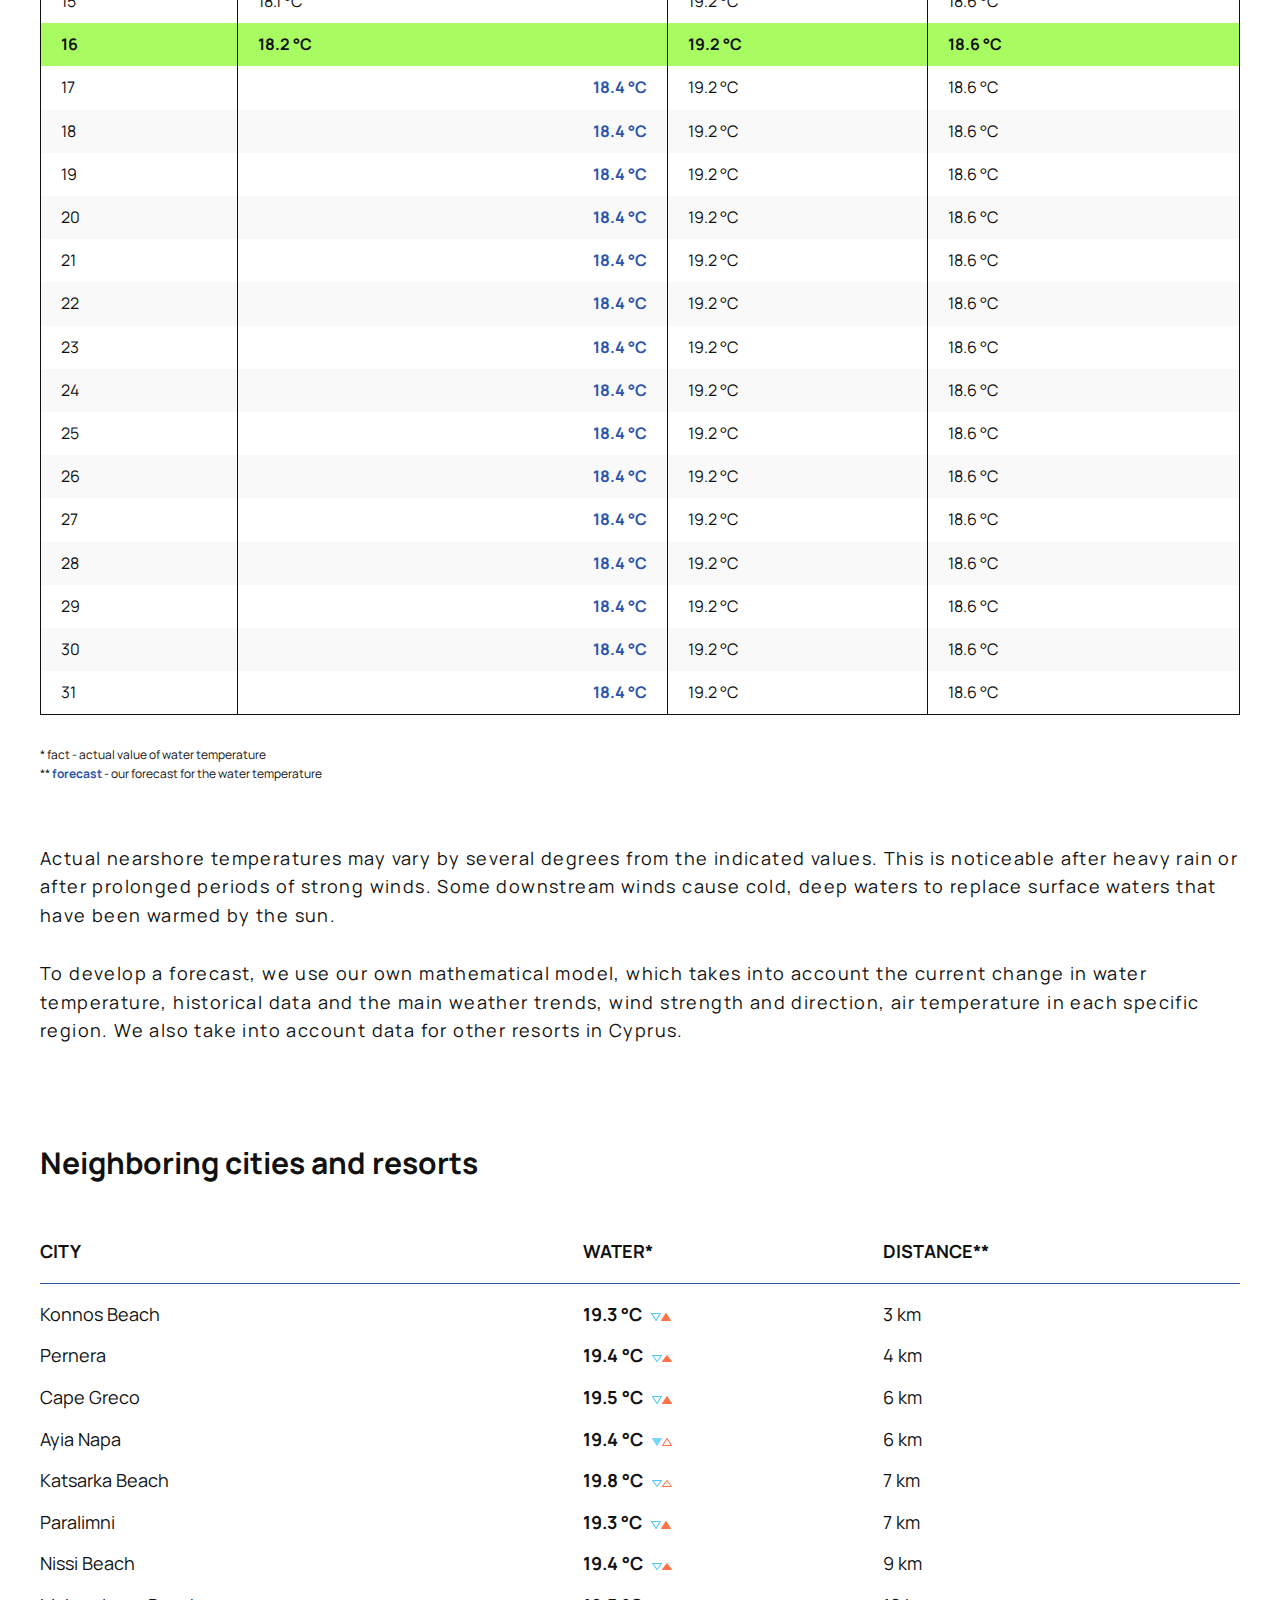
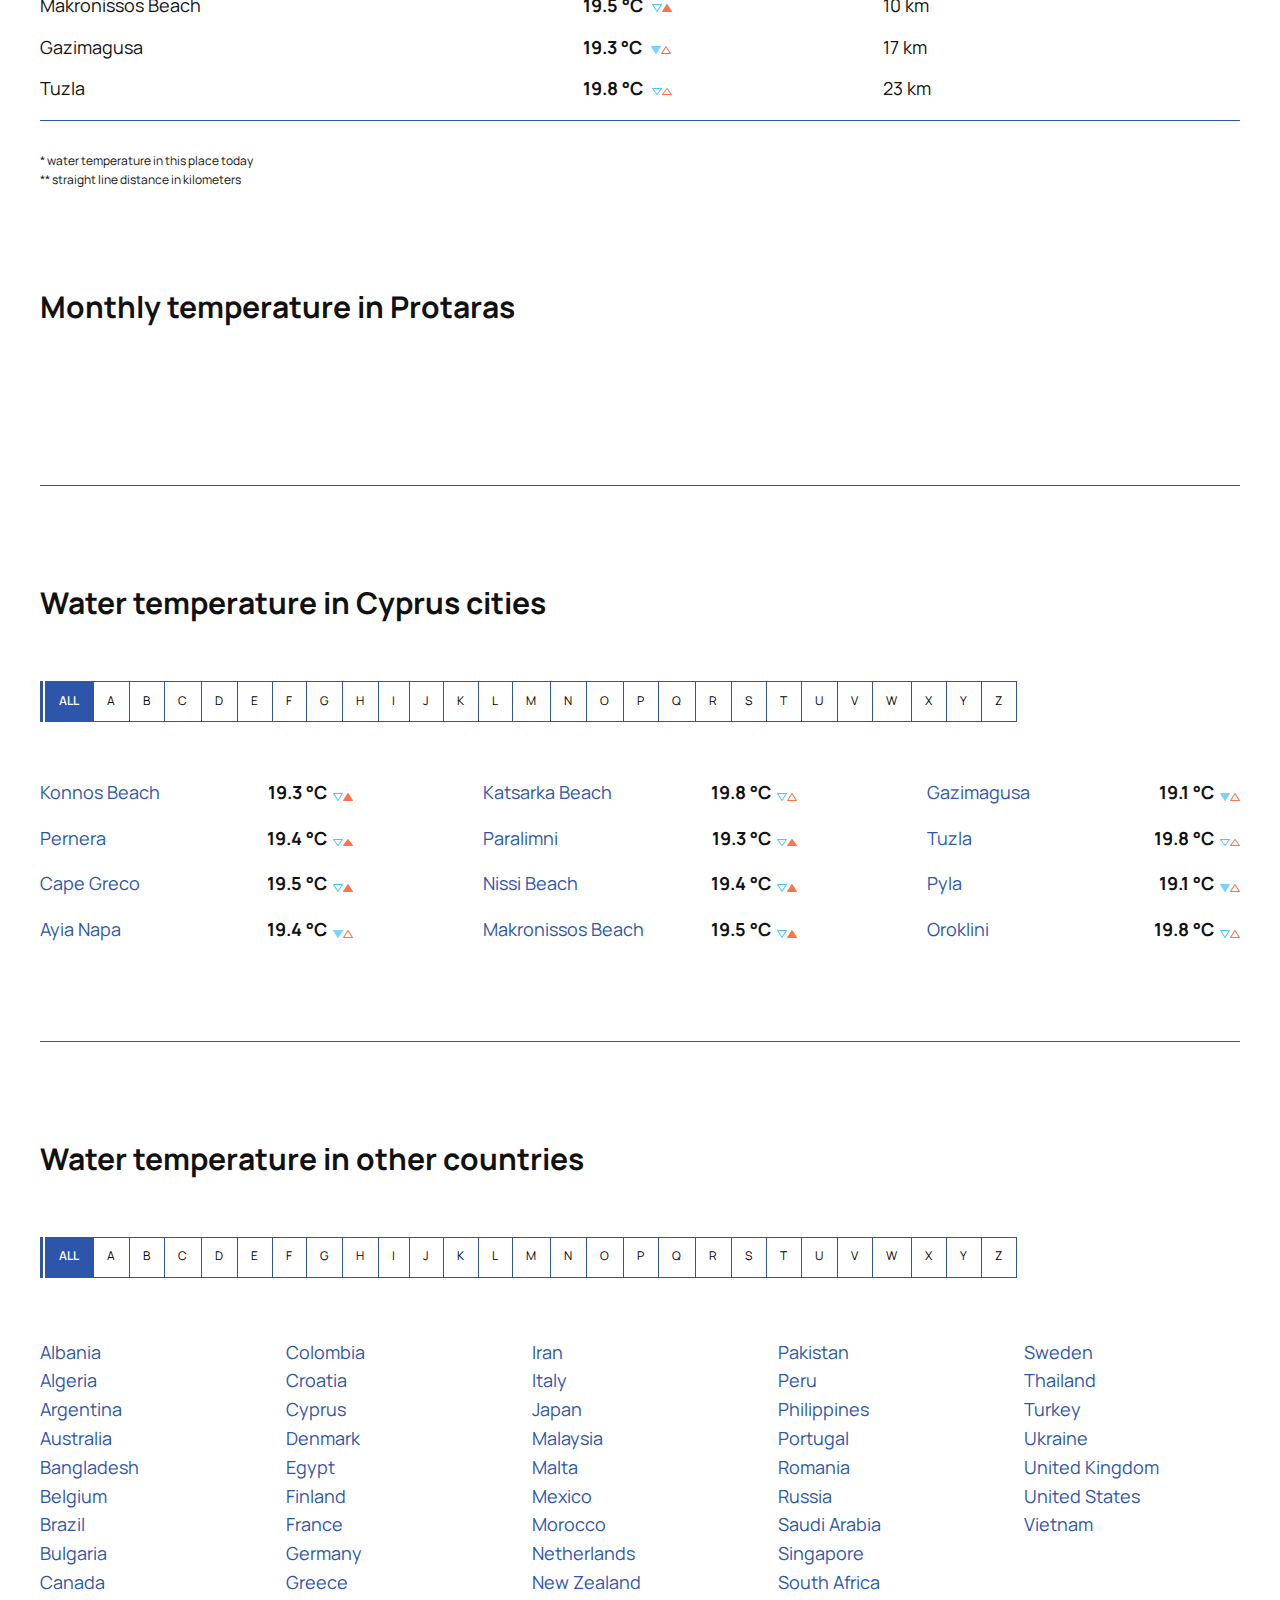
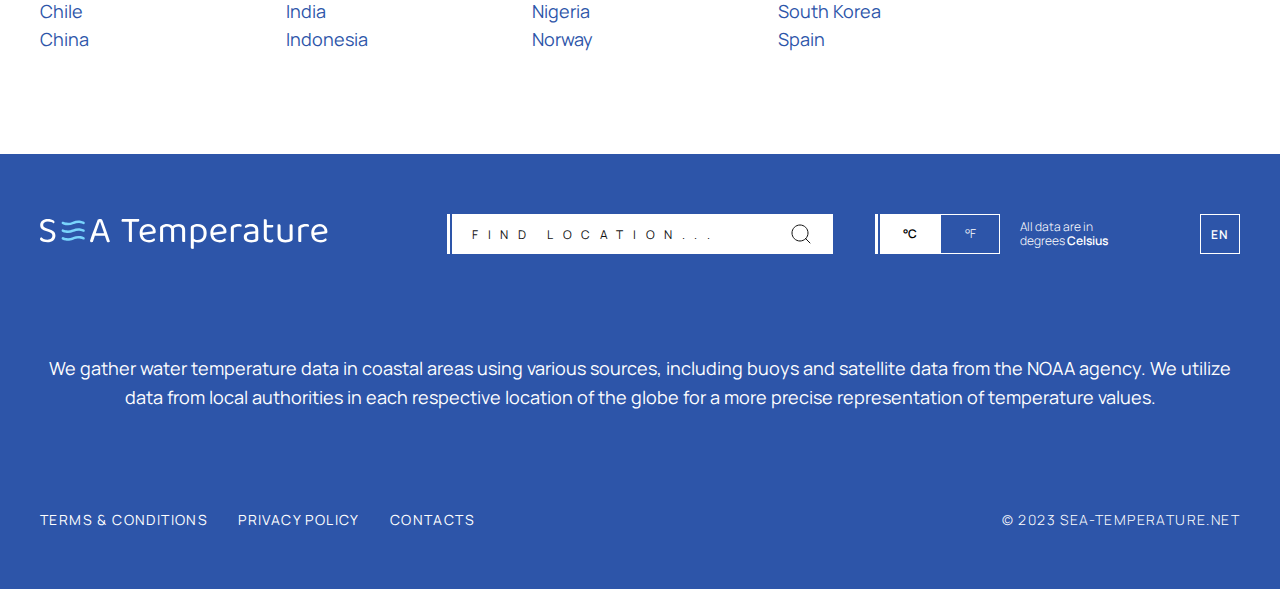
<file: page.html>
<!DOCTYPE html>
<html lang="en">
<head>
	<meta charset="UTF-8">
	<meta name="viewport" content="width=device-width, initial-scale=1.0">
	<title>Sea Temperature</title>
	<link rel="stylesheet" href="css/style.css">
</head>
<body>
	<div class="wrapper">
		<header class="header">
			<div class="header__container">
				<div class="header__top">
					<a href="#" class="header__logo">
						<img src="img/Logo.svg" alt="">
					</a>
					<form data-da=".header__bottom, 1100, first" class="header__search">
					  <input type="text" class="header__select-input select-input" placeholder="find location...">
					  <ul class="header__select-options select-options">
					    <li>Airlie Beach, Australia</li>
					    <li>Albufeira, Portugal</li>
					    <li>Aqaba, Jordan</li>
					    <li>Atlantic City, USA</li>
					  </ul>
					  <button>
					  		<img src="img/header/search.svg" alt="">
					  </button>
					</form>
					<div class="header__actions">
						<div class="header__degrees">
							<div class="header__selects">
								<p>
									<input checked type="radio" name="degrees" id="Celsius">
									<label for="Celsius">°C</label>									
								</p>
								<p>
									<input type="radio" name="degrees" id="Farengheit">
									<label for="Farengheit">°F</label>									
								</p>
							</div>
							<p>
								All data are in degrees <span>Celsius</span>
							</p>
						</div>
						<div data-da=".header__bottom, 660, last" class="header__languages">
							en
						</div>					
					</div>
				</div>
				<div class="header__bottom"></div>
			</div>
			<nav class="menu">
				<div class="menu__container">
					<div class="menu__top">
						<a href="#" class="header__logo">
							<img src="img/Logo.svg" alt="">
						</a>
						<p>
							All supported languages
						</p>
						<div class="menu__close">
							<img src="img/header/close.svg" alt="">
						</div>
					</div>
					<ul class="menu__list">
						<li>Български</li>
						<li>Hrvatski</li>
						<li>Čeština</li>
						<li>Dansk</li>
						<li>Nederlands</li>
						<li>English</li>
						<li>Eesti</li>
						<li>Suomi</li>
						<li>Français</li>
						<li>Deutsch</li>
						<li>Ελληνικά</li>
						<li>Magyar</li>
						<li>Italiano</li>
						<li>Latviešu</li>
						<li>Lietuvių</li>
						<li>Norsk</li>
						<li>Polski</li>
						<li>Português</li>
						<li>Română</li>
						<li>Русский</li>
						<li>Српски</li>
						<li>Slovenský</li>
						<li>Slovenščina</li>
						<li>Español</li>
						<li>Svenska</li>
						<li>Türkçe</li>
						<li>Українська</li>
					</ul>					
				</div>
			</nav>
		</header>
		<main>
			<div class="breadcrumbs">
				<div class="breadcrumbs__container">
					<a href="#">Cyprus</a> > <a href="#">Ammochostos</a>
				</div>
			</div>
			<section class="location">
				<div class="location__container">
					<h1 class="location__title">
						Protaras
					</h1>
					<div class="location__subtitle subtitle">
						Detailed information about the current water temperature in Protaras. The trend over the last two weeks, daily averages, and precise forecast of the water temperature changes. Gain a deeper understanding of seasonal dynamics with monthly statistical analyses covering recent years.
					</div>
					<div class="temp page-temp">
						<div class="temp__header">
							Protaras in <b>August:</b>
						</div>
						<div class="temp__items">
							<div class="temp__item">
								<span>
									Minimal:
								</span>
								<p class="sky">
									18.0
									<sup>
										°C
									</sup>
								</p>
							</div>
							<b></b>
							<div class="temp__item">
								<span>
									Average:
								</span>
								<p class="">
									21.6
									<sup>
										°C
									</sup>
								</p>
							</div>
							<b></b>
							<div class="temp__item">
								<span>
									Maximal:
								</span>
								<p class="orange">
									26.2
									<sup>
										°C
									</sup>
								</p>
							</div>
							<b></b>
						</div>
					</div>
					<div class="location__today">
						<p class="title">
							Sea water temperature in Protaras today
						</p>
						<span class="subtitle">
							As of now, in Protaras, the water temperature is 29.7°C. Swimming in water of this temperature is considered highly warm and would be enjoyable for all. At this temperature, you can comfortably engage in water-based activities for extended periods without experiencing discomfort. Today's water temperature is 1.0°C higher than the average recorded on this particular day in recent years. The water temperature remains approximately unchanged from yesterday. Looking ahead to tomorrow's forecast, we anticipate the water temperature to stay about the same.
						</span>
					</div>
				</div>
			</section>
			<section class="current">
				<div class="current__container">
					<h3 class="current__title title">
						Current temperature
					</h3>
					<div class="current__text subtitle">
						The water temperature today surpasses average for the last two weeks, showcasing a small increase in temperature. It also approaches the historical maximum temperature for this date. The maximum temperature recorded for this date was 29.3°C on 2021, while the historical minimum was 28.1°C on 2019. The water temperature over the last two weeks displayed a degree of variability. While the average temperature stayed close to the historical average, there were some days when the temperature was close to the maximum recorded over the past years. Over the next week, the water temperature forecast suggests a steady trend, with temperatures consistently hovering around the average of 29.7°C. Both minimum and maximum temperatures are expected to align closely with the average, offering a week of stable and comfortable water conditions.
					</div>			
					<div class="current__graphic"></div>		
					<div class="current__bottom">
						<div class="current__info subtitle">
							<p>We gather water temperature data in Tampa Bay and nearby areas using various sources, including buoys and satellite data from the NOAA agency.</p>
							<p>We utilize data from local authorities in each respective location of the globe for a more precise representation of temperature values.</p>
						</div>
						<div class="current__selects">
							<p>
								<input checked type="radio" name="year" id="latest">
								<label for="latest">latest</label>								
							</p>
							<p>
								<input type="radio" name="year" id="last-year">
								<label for="last-year">last year</label>								
							</p>
							<p>
								<input type="radio" name="year" id="this-year">
								<label for="this-year">this year</label>								
							</p>
						</div>
					</div>
				</div>
			</section>
			<section class="month">
				<div class="month__container">
					<h5 class="month__title title">
						Ocean City water temperature monthly
					</h5>
					<div class="month__body">
						<div class="month__decor">
							<p></p>
							<p></p>
							<p></p>
							<p></p>
							<p></p>
							<p></p>
							<p></p>
							<p></p>
							<p></p>
							<p></p>
						</div>
						<div class="month__cards">
							<p>
								<input type="radio" name="month" id="january">
								<label for="january">january</label>
							</p>
							<p>
								<input type="radio" name="month" id="february">
								<label for="february">february</label>
							</p>
							<p>
								<input type="radio" name="month" id="march">
								<label for="march">march</label>
							</p>
							<p>
								<input type="radio" name="month" id="april">
								<label for="april">april</label>
							</p>
							<p>
								<input type="radio" name="month" id="may">
								<label for="may">may</label>
							</p>
							<p>
								<input type="radio" name="month" id="june">
								<label for="june">june</label>
							</p>
							<p>
								<input type="radio" name="month" id="july">
								<label for="july">july</label>
							</p>
							<p>
								<input type="radio" name="month" id="august">
								<label checked for="august">august</label>
							</p>
							<p>
								<input type="radio" name="month" id="september">
								<label for="september">september</label>
							</p>
							<p>
								<input type="radio" name="month" id="october">
								<label for="october">october</label>
							</p>
							<p>
								<input type="radio" name="month" id="november">
								<label for="november">november</label>
							</p>
							<p>
								<input type="radio" name="month" id="december">
								<label for="december">december</label>
							</p>

						</div>
					</div>
				</div>
			</section>
			<section class="years">
				<div class="years__container">
					<h4 class="years__title title">
						Protaras in August in recent years
					</h4>
					<div class="years__table">
						<table>
							<thead>
								<tr>
									<th>
										DAY
									</th>
									<th>
										2023
										<p>fact* / <b>forecast**</b></p>
									</th>
									<th>
										2022
										<p>
											fact
										</p>
									</th>
									<th>
										average 
										<p>for 10 years</p>
									</th>
								</tr>
							</thead>
							<tbody>
								<tr>
									<td>1</td>
									<td>18.1 °C</td>
									<td>19.2 °C</td>
									<td>18.6 °C</td>
								</tr>
								<tr>
									<td>2</td>
									<td>18.1 °C</td>
									<td>19.2 °C</td>
									<td>18.6 °C</td>
								</tr>
								<tr>
									<td>3</td>
									<td>18.1 °C</td>
									<td>19.2 °C</td>
									<td>18.6 °C</td>
								</tr>
								<tr>
									<td>4</td>
									<td>18.1 °C</td>
									<td>19.2 °C</td>
									<td>18.6 °C</td>
								</tr>
								<tr>
									<td>5</td>
									<td>18.1 °C</td>
									<td>19.2 °C</td>
									<td>18.6 °C</td>
								</tr>
								<tr>
									<td>6</td>
									<td>18.1 °C</td>
									<td>19.2 °C</td>
									<td>18.6 °C</td>
								</tr>
								<tr>
									<td>7</td>
									<td>18.1 °C</td>
									<td>19.2 °C</td>
									<td>18.6 °C</td>
								</tr>
								<tr>
									<td>8</td>
									<td>18.1 °C</td>
									<td>19.2 °C</td>
									<td>18.6 °C</td>
								</tr>
								<tr>
									<td>9</td>
									<td>18.1 °C</td>
									<td>19.2 °C</td>
									<td>18.6 °C</td>
								</tr>
								<tr>
									<td>10</td>
									<td>18.1 °C</td>
									<td>19.2 °C</td>
									<td>18.6 °C</td>
								</tr>
								<tr>
									<td>11</td>
									<td>18.1 °C</td>
									<td>19.2 °C</td>
									<td>18.6 °C</td>
								</tr>
								<tr>
									<td>12</td>
									<td>18.1 °C</td>
									<td>19.2 °C</td>
									<td>18.6 °C</td>
								</tr>
								<tr>
									<td>13</td>
									<td>18.1 °C</td>
									<td>19.2 °C</td>
									<td>18.6 °C</td>
								</tr>
								<tr>
									<td>14</td>
									<td>18.1 °C</td>
									<td>19.2 °C</td>
									<td>18.6 °C</td>
								</tr>
								<tr>
									<td>15</td>
									<td>18.1 °C</td>
									<td>19.2 °C</td>
									<td>18.6 °C</td>
								</tr>
								<tr class="bold">
									<td>16</td>
									<td>18.2 °C</td>
									<td>19.2 °C</td>
									<td>18.6 °C</td>
								</tr>
								<tr>
									<td>17</td>
									<td class="boldRight">18.4 °C</td>
									<td>19.2 °C</td>
									<td>18.6 °C</td>
								</tr>
								<tr>
									<td>18</td>
									<td class="boldRight">18.4 °C</td>
									<td>19.2 °C</td>
									<td>18.6 °C</td>
								</tr>
								<tr>
									<td>19</td>
									<td class="boldRight">18.4 °C</td>
									<td>19.2 °C</td>
									<td>18.6 °C</td>
								</tr>
								<tr>
									<td>20</td>
									<td class="boldRight">18.4 °C</td>
									<td>19.2 °C</td>
									<td>18.6 °C</td>
								</tr>
								<tr>
									<td>21</td>
									<td class="boldRight">18.4 °C</td>
									<td>19.2 °C</td>
									<td>18.6 °C</td>
								</tr>
								<tr>
									<td>22</td>
									<td class="boldRight">18.4 °C</td>
									<td>19.2 °C</td>
									<td>18.6 °C</td>
								</tr>
								<tr>
									<td>23</td>
									<td class="boldRight">18.4 °C</td>
									<td>19.2 °C</td>
									<td>18.6 °C</td>
								</tr>
								<tr>
									<td>24</td>
									<td class="boldRight">18.4 °C</td>
									<td>19.2 °C</td>
									<td>18.6 °C</td>
								</tr>
								<tr>
									<td>25</td>
									<td class="boldRight">18.4 °C</td>
									<td>19.2 °C</td>
									<td>18.6 °C</td>
								</tr>
								<tr>
									<td>26</td>
									<td class="boldRight">18.4 °C</td>
									<td>19.2 °C</td>
									<td>18.6 °C</td>
								</tr>
								<tr>
									<td>27</td>
									<td class="boldRight">18.4 °C</td>
									<td>19.2 °C</td>
									<td>18.6 °C</td>
								</tr>
								<tr>
									<td>28</td>
									<td class="boldRight">18.4 °C</td>
									<td>19.2 °C</td>
									<td>18.6 °C</td>
								</tr>
								<tr>
									<td>29</td>
									<td class="boldRight">18.4 °C</td>
									<td>19.2 °C</td>
									<td>18.6 °C</td>
								</tr>
								<tr>
									<td>30</td>
									<td class="boldRight">18.4 °C</td>
									<td>19.2 °C</td>
									<td>18.6 °C</td>
								</tr>	
								<tr>
									<td>31</td>
									<td class="boldRight">18.4 °C</td>
									<td>19.2 °C</td>
									<td>18.6 °C</td>
								</tr>
							</tbody>
						</table>
					</div>
					<div class="years__bottom">
						<p>* fact - actual value of water temperature</p>
						<p>** <a href="#">forecast</a> - our forecast for the water temperature</p>
					</div>
					<div class="years__text subtitle">
						Actual nearshore temperatures may vary by several degrees from the indicated values. This is noticeable after heavy rain or after prolonged periods of strong winds. Some downstream winds cause cold, deep waters to replace surface waters that have been warmed by the sun.
						<br><br>
						To develop a forecast, we use our own mathematical model, which takes into account the current change in water temperature, historical data and the main weather trends, wind strength and direction, air temperature in each specific region. We also take into account data for other resorts in Cyprus.
					</div>
					<div class="years__neighboring">
						<h5 class="years__title title">
							Neighboring cities and resorts
						</h5>
						<div class="years__neighboring-table">
							<table>
								<thead>
									<tr>
										<th>city</th>
										<th>Water*</th>
										<th>Distance**</th>										
									</tr>
								</thead>
								<tbody>
									<tr>
										<td>Konnos Beach</td>
										<td>
											19.3 °C
											<span>
												<img src="img/temp/blue-down-hohl.svg" alt="">
												<img src="img/temp/orange-up-filled.svg" alt="">												
											</span>
										</td>
										<td>3 km</td>
									</tr>
									<tr>
										<td>Pernera</td>
										<td>
											19.4 °C
											<span>
												<img src="img/temp/blue-down-hohl.svg" alt="">
												<img src="img/temp/orange-up-filled.svg" alt="">												
											</span>
										</td>
										<td>4 km</td>
									</tr>
									<tr>
										<td>Cape Greco</td>
										<td>
											19.5 °C
											<span>
												<img src="img/temp/blue-down-hohl.svg" alt="">
												<img src="img/temp/orange-up-filled.svg" alt="">												
											</span>
										</td>
										<td>6 km</td>
									</tr>
									<tr>
										<td>Ayia Napa</td>
										<td>
											19.4 °C
											<span>
												<img src="img/temp/blue-down-filled.svg" alt="">
												<img src="img/temp/orange-up-hohl.svg" alt="">												
											</span>
										</td>
										<td>6 km</td>
									</tr>
									<tr>
										<td>Katsarka Beach</td>
										<td>
											19.8 °C
											<span>
												<img src="img/temp/blue-down-hohl.svg" alt="">
												<img src="img/temp/orange-up-hohl.svg" alt="">												
											</span>
										</td>
										<td>7 km</td>
									</tr>
									<tr>
										<td>Paralimni</td>
										<td>
											19.3 °C
											<span>
												<img src="img/temp/blue-down-hohl.svg" alt="">
												<img src="img/temp/orange-up-filled.svg" alt="">												
											</span>
										</td>
										<td>7 km</td>
									</tr>
									<tr>
										<td>Nissi Beach</td>
										<td>
											19.4 °C
											<span>
												<img src="img/temp/blue-down-hohl.svg" alt="">
												<img src="img/temp/orange-up-filled.svg" alt="">												
											</span>
										</td>
										<td>9 km</td>
									</tr>
									<tr>
										<td>Makronissos Beach</td>
										<td>
											19.5 °C
											<span>
												<img src="img/temp/blue-down-hohl.svg" alt="">
												<img src="img/temp/orange-up-filled.svg" alt="">												
											</span>
										</td>
										<td>10 km</td>
									</tr>
									<tr>
										<td>Gazimagusa</td>
										<td>
											19.3 °C
											<span>
												<img src="img/temp/blue-down-filled.svg" alt="">
												<img src="img/temp/orange-up-hohl.svg" alt="">												
											</span>
										</td>
										<td>17 km</td>
									</tr>
									<tr>
										<td>Tuzla</td>
										<td>
											19.8 °C
											<span>
												<img src="img/temp/blue-down-hohl.svg" alt="">
												<img src="img/temp/orange-up-hohl.svg" alt="">												
											</span>
										</td>
										<td>23 km</td>
									</tr>
								</tbody>
							</table>
						</div>
					</div>
					<div class="years__bottom">
						<p>* water temperature in this place today</p>
						<p>** straight line distance in kilometers</p>
					</div>
					<div class="years__monthly">
						<h4 class="years__title title">
							Monthly temperature in Protaras
						</h4>
						<div class="years__graphic"></div>
					</div>
				</div>
			</section>
			<section class="water">
				<div class="water__container">
					<h5 class="water__title title">
						Water temperature in Cyprus cities
					</h5>
					<div class="water__body">
						<div class="water__decor">
							<p></p>
							<p></p>
							<p></p>
							<p></p>
							<p></p>
							<p></p>
							<p></p>
							<p></p>
							<p></p>
							<p></p>
						</div>
						<div class="water__selects">
							<p><input checked type="radio" name="alphabet" id="alphabet1"><label for="alphabet1">all</label></p>
							<p><input type="radio" name="alphabet" id="alphabet2"><label for="alphabet2">A</label></p>
							<p><input type="radio" name="alphabet" id="alphabet3"><label for="alphabet3">B</label></p>
							<p><input type="radio" name="alphabet" id="alphabet4"><label for="alphabet4">c</label></p>
							<p><input type="radio" name="alphabet" id="alphabet5"><label for="alphabet5">d</label></p>
							<p><input type="radio" name="alphabet" id="alphabet6"><label for="alphabet6">e</label></p>
							<p><input type="radio" name="alphabet" id="alphabet7"><label for="alphabet7">f</label></p>
							<p><input type="radio" name="alphabet" id="alphabet8"><label for="alphabet8">g</label></p>
							<p><input type="radio" name="alphabet" id="alphabet9"><label for="alphabet9">h</label></p>
							<p><input type="radio" name="alphabet" id="alphabet10"><label for="alphabet10">i</label></p>
							<p><input type="radio" name="alphabet" id="alphabet11"><label for="alphabet11">j</label></p>
							<p><input type="radio" name="alphabet" id="alphabet12"><label for="alphabet12">k</label></p>
							<p><input type="radio" name="alphabet" id="alphabet13"><label for="alphabet13">l</label></p>
							<p><input type="radio" name="alphabet" id="alphabet14"><label for="alphabet14">m</label></p>
							<p><input type="radio" name="alphabet" id="alphabet15"><label for="alphabet15">n</label></p>
							<p><input type="radio" name="alphabet" id="alphabet16"><label for="alphabet16">o</label></p>
							<p><input type="radio" name="alphabet" id="alphabet17"><label for="alphabet17">p</label></p>
							<p><input type="radio" name="alphabet" id="alphabet18"><label for="alphabet18">q</label></p>
							<p><input type="radio" name="alphabet" id="alphabet19"><label for="alphabet19">r</label></p>
							<p><input type="radio" name="alphabet" id="alphabet20"><label for="alphabet20">s</label></p>
							<p><input type="radio" name="alphabet" id="alphabet21"><label for="alphabet21">t</label></p>
							<p><input type="radio" name="alphabet" id="alphabet22"><label for="alphabet22">u</label></p>
							<p><input type="radio" name="alphabet" id="alphabet23"><label for="alphabet23">v</label></p>
							<p><input type="radio" name="alphabet" id="alphabet24"><label for="alphabet24">w</label></p>
							<p><input type="radio" name="alphabet" id="alphabet25"><label for="alphabet25">x</label></p>
							<p><input type="radio" name="alphabet" id="alphabet26"><label for="alphabet26">y</label></p>
							<p><input type="radio" name="alphabet" id="alphabet27"><label for="alphabet27">z</label></p>
						</div>
					</div>
					<div class="water__content">
						<div class="water__card">
							<a href="#">
								Konnos Beach
							</a>
							<b>
								19.3 °C
							</b>
							<p>
								<img src="img/temp/blue-down-hohl.svg" alt="">
								<img src="img/temp/orange-up-filled.svg" alt="">
							</p>
						</div>
						<div class="water__card">
							<a href="#">
								Katsarka Beach
							</a>
							<b>
								19.8 °C
							</b>
							<p>
								<img src="img/temp/blue-down-hohl.svg" alt="">
								<img src="img/temp/orange-up-hohl.svg" alt="">
							</p>
						</div>
						<div class="water__card">
							<a href="#">
								Gazimagusa
							</a>
							<b>
								19.1 °C
							</b>
							<p>
								<img src="img/temp/blue-down-filled.svg" alt="">
								<img src="img/temp/orange-up-hohl.svg" alt="">
							</p>
						</div>
							<div class="water__card">
							<a href="#">
								Pernera
							</a>
							<b>
								19.4 °C
							</b>
							<p>
								<img src="img/temp/blue-down-hohl.svg" alt="">
								<img src="img/temp/orange-up-filled.svg" alt="">
							</p>
						</div>
						<div class="water__card">
							<a href="#">
								Paralimni
							</a>
							<b>
								19.3 °C
							</b>
							<p>
								<img src="img/temp/blue-down-hohl.svg" alt="">
								<img src="img/temp/orange-up-filled.svg" alt="">
							</p>
						</div>
						<div class="water__card">
							<a href="#">
								Tuzla
							</a>
							<b>
								19.8 °C
							</b>
							<p>
								<img src="img/temp/blue-down-hohl.svg" alt="">
								<img src="img/temp/orange-up-hohl.svg" alt="">
							</p>
						</div>					
						<div class="water__card">
							<a href="#">
								Cape Greco
							</a>
							<b>
								19.5 °C
							</b>
							<p>
								<img src="img/temp/blue-down-hohl.svg" alt="">
								<img src="img/temp/orange-up-filled.svg" alt="">
							</p>
						</div>
						<div class="water__card">
							<a href="#">
								Nissi Beach
							</a>
							<b>
								19.4 °C
							</b>
							<p>
								<img src="img/temp/blue-down-hohl.svg" alt="">
								<img src="img/temp/orange-up-filled.svg" alt="">
							</p>
						</div>
						<div class="water__card">
							<a href="#">
								Pyla
							</a>
							<b>
								19.1 °C
							</b>
							<p>
								<img src="img/temp/blue-down-filled.svg" alt="">
								<img src="img/temp/orange-up-hohl.svg" alt="">
							</p>
						</div>
						<div class="water__card">
							<a href="#">
								Ayia Napa
							</a>
							<b>
								19.4 °C
							</b>
							<p>
								<img src="img/temp/blue-down-filled.svg" alt="">
								<img src="img/temp/orange-up-hohl.svg" alt="">
							</p>
						</div>
						<div class="water__card">
							<a href="#">
								Makronissos Beach
							</a>
							<b>
								19.5 °C
							</b>
							<p>
								<img src="img/temp/blue-down-hohl.svg" alt="">
								<img src="img/temp/orange-up-filled.svg" alt="">
							</p>
						</div>
						<div class="water__card">
							<a href="#">
								Oroklini
							</a>
							<b>
								19.8 °C
							</b>
							<p>
								<img src="img/temp/blue-down-hohl.svg" alt="">
								<img src="img/temp/orange-up-hohl.svg" alt="">
							</p>
						</div>						
					</div>
				</div>
			</section>
			<section class="water">
				<div class="water__container">
					<h5 class="water__title title">
						Water temperature in other countries
					</h5>
					<div class="water__body">
						<div class="water__decor">
							<p></p>
							<p></p>
							<p></p>
							<p></p>
							<p></p>
							<p></p>
							<p></p>
							<p></p>
							<p></p>
							<p></p>
						</div>
						<div class="water__selects">
							<p><input checked type="radio" name="alphabet-other" id="alphabet1-other"><label for="alphabet1-other">all</label></p>
							<p><input type="radio" name="alphabet-other" id="alphabet2-other"><label for="alphabet2-other">A</label></p>
							<p><input type="radio" name="alphabet-other" id="alphabet3-other"><label for="alphabet3-other">B</label></p>
							<p><input type="radio" name="alphabet-other" id="alphabet4-other"><label for="alphabet4-other">c</label></p>
							<p><input type="radio" name="alphabet-other" id="alphabet5-other"><label for="alphabet5-other">d</label></p>
							<p><input type="radio" name="alphabet-other" id="alphabet6-other"><label for="alphabet6-other">e</label></p>
							<p><input type="radio" name="alphabet-other" id="alphabet7-other"><label for="alphabet7-other">f</label></p>
							<p><input type="radio" name="alphabet-other" id="alphabet8-other"><label for="alphabet8-other">g</label></p>
							<p><input type="radio" name="alphabet-other" id="alphabet9-other"><label for="alphabet9-other">h</label></p>
							<p><input type="radio" name="alphabet-other" id="alphabet10-other"><label for="alphabet10-other">i</label></p>
							<p><input type="radio" name="alphabet-other" id="alphabet11-other"><label for="alphabet11-other">j</label></p>
							<p><input type="radio" name="alphabet-other" id="alphabet12-other"><label for="alphabet12-other">k</label></p>
							<p><input type="radio" name="alphabet-other" id="alphabet13-other"><label for="alphabet13-other">l</label></p>
							<p><input type="radio" name="alphabet-other" id="alphabet14-other"><label for="alphabet14-other">m</label></p>
							<p><input type="radio" name="alphabet-other" id="alphabet15-other"><label for="alphabet15-other">n</label></p>
							<p><input type="radio" name="alphabet-other" id="alphabet16-other"><label for="alphabet16-other">o</label></p>
							<p><input type="radio" name="alphabet-other" id="alphabet17-other"><label for="alphabet17-other">p</label></p>
							<p><input type="radio" name="alphabet-other" id="alphabet18-other"><label for="alphabet18-other">q</label></p>
							<p><input type="radio" name="alphabet-other" id="alphabet19-other"><label for="alphabet19-other">r</label></p>
							<p><input type="radio" name="alphabet-other" id="alphabet20-other"><label for="alphabet20-other">s</label></p>
							<p><input type="radio" name="alphabet-other" id="alphabet21-other"><label for="alphabet21-other">t</label></p>
							<p><input type="radio" name="alphabet-other" id="alphabet22-other"><label for="alphabet22-other">u</label></p>
							<p><input type="radio" name="alphabet-other" id="alphabet23-other"><label for="alphabet23-other">v</label></p>
							<p><input type="radio" name="alphabet-other" id="alphabet24-other"><label for="alphabet24-other">w</label></p>
							<p><input type="radio" name="alphabet-other" id="alphabet25-other"><label for="alphabet25-other">x</label></p>
							<p><input type="radio" name="alphabet-other" id="alphabet26-other"><label for="alphabet26-other">y</label></p>
							<p><input type="radio" name="alphabet-other" id="alphabet27-other"><label for="alphabet27-other">z</label></p>
						</div>
					</div>
					<div class="water__list">
						<a href="#">Albania </a>
						<a href="#">Algeria </a>
						<a href="#">Argentina </a>
						<a href="#">Australia </a>
						<a href="#">Bangladesh </a>
						<a href="#">Belgium </a>
						<a href="#">Brazil </a>
						<a href="#">Bulgaria </a>
						<a href="#">Canada </a>
						<a href="#">Chile </a>
						<a href="#">China</a>
						<a href="#">Colombia </a>
						<a href="#">Croatia </a>
						<a href="#">Cyprus </a>
						<a href="#">Denmark </a>
						<a href="#">Egypt </a>
						<a href="#">Finland </a>
						<a href="#">France </a>
						<a href="#">Germany </a>
						<a href="#">Greece </a>
						<a href="#">India </a>
						<a href="#">Indonesia </a>
						<a href="#">Iran </a>
						<a href="#">Italy </a>
						<a href="#">Japan </a>
						<a href="#">Malaysia </a>
						<a href="#">Malta </a>
						<a href="#">Mexico </a>
						<a href="#">Morocco </a>
						<a href="#">
							Netherlands
						</a>
						<a href="#">New Zealand </a>
						<a href="#">Nigeria </a>
						<a href="#">Norway </a>
						<a href="#">Pakistan </a>
						<a href="#">Peru </a>
						<a href="#">Philippines </a>
						<a href="#">Portugal </a>
						<a href="#">Romania </a>
						<a href="#">Russia </a>
						<a href="#">Saudi Arabia </a>
						<a href="#">Singapore </a>
						<a href="#">South Africa   </a>
						<a href="#">South Korea</a>
						<a href="#">Spain</a>
						<a href="#">Sweden </a>
						<a href="#">Thailand </a>
						<a href="#">Turkey </a>
						<a href="#">Ukraine </a>
						<a href="#">United Kingdom  </a>
						<a href="#">United States</a>
						<a href="#">Vietnam</a>
					</div>
				</div>
			</section>
		</main>
		<footer class="footer">
			<div class="footer__container">
				<div class="footer__top">
					<a href="#" class="footer__logo">
						<img src="img/Logo.svg" alt="">
					</a>
					<form data-da=".footer__bottom, 1100, first" class="footer__search">
					  <input type="text" class="footer__select-input select-input" placeholder="find location...">
					  <ul class="footer__select-options select-options">
					    <li>Airlie Beach, Australia</li>
					    <li>Albufeira, Portugal</li>
					    <li>Aqaba, Jordan</li>
					    <li>Atlantic City, USA</li>
					  </ul>
					  <button>
					  		<img src="img/header/search.svg" alt="">
					  </button>
					</form>
					<div class="footer__actions">
						<div class="footer__degrees">
							<div class="footer__selects">
								<p>
									<input checked type="radio" name="degrees2" id="Celsius2">
									<label for="Celsius2">°C</label>									
								</p>
								<p>
									<input type="radio" name="degrees2" id="Farengheit2">
									<label for="Farengheit2">°F</label>									
								</p>
							</div>
							<p>
								All data are in degrees <span>Celsius</span>
							</p>
						</div>
						<a href="#" data-da=".footer__bottom, 660, last" class="footer__languages">
							en
						</a>					
					</div>
				</div>
				<div class="footer__bottom"></div>	
				<div class="footer__text">
					We gather water temperature data in coastal areas using various sources, including buoys and satellite data from the NOAA agency. We utilize data from local authorities in each respective location of the globe for a more precise representation of temperature values.
				</div>		
				<div class="footer__footer">
					<div class="footer__links">
						<a href="#">Terms & conditions</a>
						<a href="#">privacy policy</a>
						<a href="#">contacts</a>
					</div>
					<p>
						© 2023 sea-temperature.net
					</p>
				</div>	
			</div>
		</footer>
	</div>
	<script src="js/dynamicadapt.js"></script>
	<script src="js/script.js"></script>
</body>
</html>
</file>
<file: css/style.css>
@import url("https://fonts.googleapis.com/css2?family=Manrope:wght@300;400;600;700;800&family=STIX+Two+Text:ital@1&display=swap");
* {
  padding: 0;
  margin: 0;
  border: 0;
}

*, *:before, *:after {
  -webkit-box-sizing: border-box;
  box-sizing: border-box;
}

:focus, :active {
  outline: none;
}

a:focus, a:active {
  outline: none;
}

nav, footer, header, aside {
  display: block;
}

html, body {
  height: 100%;
  width: 100%;
  font-size: 100%;
  line-height: 1;
  font-size: 14px;
  -ms-text-size-adjust: 100%;
  -moz-text-size-adjust: 100%;
  -webkit-text-size-adjust: 100%;
}

input, button, textarea {
  font-family: inherit;
}

input::-ms-clear {
  display: none;
}

button {
  cursor: pointer;
}

button::-moz-focus-inner {
  padding: 0;
  border: 0;
}

a, a:visited {
  text-decoration: none;
}

a:hover {
  text-decoration: none;
}

ul li {
  list-style: none;
}

img {
  vertical-align: top;
}

h1, h2, h3, h4, h5, h6 {
  font-size: inherit;
  font-weight: 400;
}

input::-webkit-outer-spin-button,
input::-webkit-inner-spin-button {
  -webkit-appearance: none;
  margin: 0;
}

a {
  color: inherit;
}

input[type=number] {
  -moz-appearance: textfield;
}

body {
  font-family: "Manrope", sans-serif;
  font-weight: 400;
  background: #ffffff;
  color: #111111;
  overflow-x: hidden;
  line-height: 1.2;
}

html {
  scroll-behavior: smooth;
  scroll-padding-top: 140px;
}
@media (max-width: 1024px) {
  html {
    scroll-padding-top: 170px;
  }
}
@media (max-width: 700px) {
  html {
    scroll-padding-top: 140px;
  }
}

[class*=__container] {
  max-width: 1310px;
  margin: 0 auto;
  padding: 0 40px;
}
@media (max-width: 700px) {
  [class*=__container] {
    padding: 0 20px;
  }
}

.wrapper {
  overflow: hidden;
  min-height: 100%;
  display: -webkit-box;
  display: -ms-flexbox;
  display: flex;
  -webkit-box-orient: vertical;
  -webkit-box-direction: normal;
      -ms-flex-direction: column;
          flex-direction: column;
}
.wrapper main {
  -webkit-box-flex: 1;
      -ms-flex: 1 1 auto;
          flex: 1 1 auto;
}

body.lock {
  overflow: hidden;
}

.header {
  position: absolute;
  left: 0;
  top: 0;
  width: 100%;
  color: #fff;
  z-index: 1010;
  padding: 50px 0;
  background: #2D55A9;
  -webkit-transition: all 0.3s ease 0s;
  transition: all 0.3s ease 0s;
}
@media (max-width: 1100px) {
  .header {
    padding: 30px 0;
  }
}
@media (max-width: 660px) {
  .header {
    padding: 20px 0;
  }
}
.header__container {
  max-width: 1890px;
}
.header__top {
  display: -webkit-box;
  display: -ms-flexbox;
  display: flex;
  -webkit-box-align: center;
      -ms-flex-align: center;
          align-items: center;
  -webkit-box-pack: justify;
      -ms-flex-pack: justify;
          justify-content: space-between;
  gap: 20px;
}
.header__logo {
  -webkit-box-flex: 1;
      -ms-flex: 1 1 auto;
          flex: 1 1 auto;
  max-width: 365px;
}
.header__logo img {
  height: 30px;
  max-width: 288px;
}
@media (max-width: 1260px) {
  .header__logo {
    max-width: 300px;
  }
}
@media (max-width: 660px) {
  .header__logo {
    max-width: 100%;
  }
  .header__logo img {
    height: calc(16px + 9 * (100vw - 320px) / 340);
  }
}
.header__search {
  -webkit-box-flex: 1;
      -ms-flex: 1 1 auto;
          flex: 1 1 auto;
  max-width: 386px;
  display: -webkit-box;
  display: -ms-flexbox;
  display: flex;
  position: relative;
}
@media (max-width: 1100px) {
  .header__search {
    max-width: 55%;
    margin: 0 auto;
  }
}
@media (max-width: 660px) {
  .header__search {
    max-width: 100%;
  }
}
.header__search:before {
  content: "";
  display: block;
  min-height: 100%;
  -webkit-box-flex: 0;
      -ms-flex: 0 0 3px;
          flex: 0 0 3px;
  width: 3px;
  background: #fff;
  margin-right: 2px;
}
.header__search button {
  width: 24px;
  height: 24px;
  position: absolute;
  right: 20px;
  top: 50%;
  -webkit-transform: translate(0, -50%);
          transform: translate(0, -50%);
  cursor: pointer;
  background: none;
}
.header__search img {
  width: 100%;
  height: 100%;
}
.header__search input {
  background: #fff;
  width: 100%;
  font-size: 12px;
  font-weight: 400;
  padding: 11.5px 20px;
  padding-right: 44px;
  letter-spacing: 9.6px;
  text-transform: uppercase;
}
.header__search input::-webkit-input-placeholder {
  -webkit-transition: all 0.3s ease 0s;
  transition: all 0.3s ease 0s;
  color: #111;
}
.header__search input::-moz-placeholder {
  -moz-transition: all 0.3s ease 0s;
  transition: all 0.3s ease 0s;
  color: #111;
}
.header__search input:-ms-input-placeholder {
  -ms-transition: all 0.3s ease 0s;
  transition: all 0.3s ease 0s;
  color: #111;
}
.header__search input::-ms-input-placeholder {
  -ms-transition: all 0.3s ease 0s;
  transition: all 0.3s ease 0s;
  color: #111;
}
.header__search input::placeholder {
  -webkit-transition: all 0.3s ease 0s;
  transition: all 0.3s ease 0s;
  color: #111;
}
.header__search input:focus::-webkit-input-placeholder {
  opacity: 0;
}
.header__search input:focus::-moz-placeholder {
  opacity: 0;
}
.header__search input:focus:-ms-input-placeholder {
  opacity: 0;
}
.header__search input:focus::-ms-input-placeholder {
  opacity: 0;
}
.header__search input:focus::placeholder {
  opacity: 0;
}
@media (max-width: 660px) {
  .header__search input {
    font-size: 10px;
    padding: 11.5px 12px;
    padding-right: 32px;
    letter-spacing: 6px;
  }
  .header__search button {
    width: 20px;
    right: 10px;
  }
}
.header__actions {
  display: -webkit-box;
  display: -ms-flexbox;
  display: flex;
  -webkit-box-align: center;
      -ms-flex-align: center;
          align-items: center;
  -webkit-box-flex: 1;
      -ms-flex: 1 1 auto;
          flex: 1 1 auto;
  max-width: 365px;
  gap: 20px;
  -webkit-box-pack: justify;
      -ms-flex-pack: justify;
          justify-content: space-between;
}
@media (max-width: 1260px) {
  .header__actions {
    max-width: 300px;
  }
}
@media (max-width: 660px) {
  .header__actions {
    max-width: 100%;
    -webkit-box-pack: end;
        -ms-flex-pack: end;
            justify-content: flex-end;
  }
}
.header__degrees {
  display: -webkit-box;
  display: -ms-flexbox;
  display: flex;
  -webkit-box-align: center;
      -ms-flex-align: center;
          align-items: center;
  font-size: 12px;
  font-weight: 300;
}
.header__degrees > p {
  margin-left: 20px;
  max-width: 110px;
}
.header__degrees > p span {
  font-weight: 600;
}
@media (max-width: 660px) {
  .header__degrees > p {
    display: none;
  }
}
.header__selects {
  display: -webkit-box;
  display: -ms-flexbox;
  display: flex;
}
.header__selects:before {
  content: "";
  display: block;
  min-height: 100%;
  width: 3px;
  -webkit-box-flex: 0;
      -ms-flex: 0 0 3px;
          flex: 0 0 3px;
  background: #fff;
  margin-right: 2px;
}
.header__selects p {
  -webkit-box-flex: 0;
      -ms-flex: 0 0 60px;
          flex: 0 0 60px;
  height: 40px;
}
.header__selects label {
  width: 60px;
  cursor: pointer;
  height: 100%;
  display: -webkit-box;
  display: -ms-flexbox;
  display: flex;
  -webkit-box-pack: center;
      -ms-flex-pack: center;
          justify-content: center;
  -webkit-box-align: center;
      -ms-flex-align: center;
          align-items: center;
  text-align: center;
  border: 1px solid #fff;
  -webkit-transition: all 0.3s ease 0s;
  transition: all 0.3s ease 0s;
  font-size: 12px;
}
@media (max-width: 660px) {
  .header__selects p {
    -webkit-box-flex: 0;
        -ms-flex: 0 0 50px;
            flex: 0 0 50px;
  }
  .header__selects label {
    width: 50px;
  }
}
.header__selects input {
  display: none;
}
.header__selects input:checked + label {
  background: #fff;
  font-weight: 600;
  color: #000;
}
.header__languages {
  cursor: pointer;
  -webkit-box-flex: 0;
      -ms-flex: 0 0 40px;
          flex: 0 0 40px;
  height: 40px;
  border: 1px solid #fff;
  display: -webkit-box;
  display: -ms-flexbox;
  display: flex;
  -webkit-box-pack: center;
      -ms-flex-pack: center;
          justify-content: center;
  -webkit-box-align: center;
      -ms-flex-align: center;
          align-items: center;
  text-align: center;
  font-size: 12px;
  font-weight: 600;
  line-height: 1.25;
  letter-spacing: 1.6px;
  text-transform: uppercase;
}
@media (max-width: 660px) {
  .header__languages {
    margin-left: 20px;
  }
}
.header__bottom {
  display: none;
}
@media (max-width: 1100px) {
  .header__bottom {
    display: -webkit-box;
    display: -ms-flexbox;
    display: flex;
    margin-top: 30px;
    -webkit-transition: all 0.3s ease 0s;
    transition: all 0.3s ease 0s;
  }
}
@media (max-width: 660px) {
  .header__bottom {
    margin-top: 20px;
  }
}

.menu {
  background: #2D55A9;
  position: absolute;
  top: 0;
  left: 0;
  width: 100%;
  padding: 50px 0;
  padding-bottom: 65px;
  visibility: hidden;
  overflow-y: auto;
  max-height: 100vh;
  opacity: 0;
  pointer-events: none;
  -webkit-transition: all 0.3s ease 0s;
  transition: all 0.3s ease 0s;
}
@media (max-width: 1100px) {
  .menu {
    padding-top: 30px;
    padding-bottom: 54px;
  }
}
@media (max-width: 660px) {
  .menu {
    padding-bottom: 30px;
  }
}
.menu.open {
  opacity: 1;
  visibility: visible;
  pointer-events: auto;
}
.menu__container {
  max-width: 1890px;
}
.menu__top {
  display: -webkit-box;
  display: -ms-flexbox;
  display: flex;
  -webkit-box-align: center;
      -ms-flex-align: center;
          align-items: center;
  -webkit-box-pack: justify;
      -ms-flex-pack: justify;
          justify-content: space-between;
  -ms-flex-wrap: wrap;
      flex-wrap: wrap;
}
.menu__top > p {
  font-size: 30px;
  font-weight: 700;
  text-align: center;
}
@media (max-width: 1100px) {
  .menu__top > p {
    -webkit-box-flex: 1;
        -ms-flex: 1 0 100%;
            flex: 1 0 100%;
    text-align: left;
    -webkit-box-ordinal-group: 4;
        -ms-flex-order: 3;
            order: 3;
    margin-top: 50px;
    -webkit-transition: all 0.3s ease 0s;
    transition: all 0.3s ease 0s;
  }
}
@media (max-width: 660px) {
  .menu__top > p {
    margin-top: 30px;
    font-size: 20px;
  }
}
.menu__close {
  -webkit-box-flex: 1;
      -ms-flex: 1 1 auto;
          flex: 1 1 auto;
  max-width: 365px;
  display: -webkit-box;
  display: -ms-flexbox;
  display: flex;
  -webkit-box-pack: end;
      -ms-flex-pack: end;
          justify-content: flex-end;
}
.menu__close img {
  cursor: pointer;
  width: 40px;
  height: 40px;
}
@media (max-width: 1260px) {
  .menu__close {
    max-width: 300px;
  }
}
@media (max-width: 660px) {
  .menu__close img {
    width: 20px;
    height: 20px;
  }
}
.menu__list {
  max-width: 1230px;
  margin: 55px auto 0;
  font-size: 18px;
  -webkit-box-pack: center;
      -ms-flex-pack: center;
          justify-content: center;
  line-height: 1.6;
  height: 100%;
  -webkit-transition: all 0.3s ease 0s;
  transition: all 0.3s ease 0s;
  -webkit-columns: 6 180px;
     -moz-columns: 6 180px;
          columns: 6 180px;
  -webkit-column-gap: 30px;
     -moz-column-gap: 30px;
          column-gap: 30px;
}
@media (max-width: 1100px) {
  .menu__list {
    -webkit-column-gap: 20px;
       -moz-column-gap: 20px;
            column-gap: 20px;
    -webkit-columns: 3 216px;
       -moz-columns: 3 216px;
            columns: 3 216px;
    margin-top: 50px;
    -webkit-box-pack: stretch;
        -ms-flex-pack: stretch;
            justify-content: stretch;
  }
  .header.show .menu__list {
    margin-top: 20px;
  }
}
@media (max-width: 660px) {
  .menu__list {
    margin-top: 30px;
    font-size: 14px;
    -webkit-columns: 2 130px;
       -moz-columns: 2 130px;
            columns: 2 130px;
  }
}
.menu__list li {
  cursor: pointer;
  -webkit-transition: all 0.3s ease 0s;
  transition: all 0.3s ease 0s;
}
.menu__list li:hover {
  font-weight: 700;
}

.select-options {
  display: none;
  position: absolute;
  bottom: -2px;
  background: #F8F8F8;
  width: 100%;
  color: #000;
  z-index: 20;
  -webkit-transform: translate(0, 100%);
          transform: translate(0, 100%);
  max-height: 200px;
  overflow-y: auto;
}
.select-options::-webkit-scrollbar {
  width: 3px;
}
.select-options::-webkit-scrollbar-thumb {
  background-color: #CED0D1;
}
.select-options li {
  padding: 13px 25px;
  font-size: 12px;
  text-transform: uppercase;
  letter-spacing: 3.6px;
  cursor: pointer;
  -webkit-transition: all 0.3s ease 0s;
  transition: all 0.3s ease 0s;
}
.select-options li:hover {
  color: #fff;
  background: #2D55A9;
}
@media (max-width: 660px) {
  .select-options li {
    font-size: 10px;
    letter-spacing: 2px;
    padding: 14px 17px;
  }
}

main {
  padding-top: 100px;
}
@media (max-width: 1100px) {
  main {
    padding-top: 70px;
  }
}
@media (max-width: 660px) {
  main {
    padding-top: 40px;
  }
}

.breadcrumbs__container {
  color: #2D55A9;
  display: -webkit-box;
  display: -ms-flexbox;
  display: flex;
  -webkit-box-align: center;
      -ms-flex-align: center;
          align-items: center;
  -ms-flex-wrap: wrap;
      flex-wrap: wrap;
  gap: 5px;
  font-size: 24px;
  font-style: italic;
  font-weight: 400;
  font-family: "STIX Two Text", sans-serif;
}
@media (max-width: 660px) {
  .breadcrumbs__container {
    font-size: 16px;
  }
}

.title {
  font-size: 30px;
  font-weight: 700;
  margin-bottom: 60px;
}
@media (max-width: 1100px) {
  .title {
    margin-bottom: 50px;
  }
}
@media (max-width: 660px) {
  .title {
    margin-bottom: 30px;
    font-size: 20px;
  }
}

.location {
  padding: 40px 0 0;
}
@media (max-width: 660px) {
  .location {
    padding: 24px 0 0;
  }
}
.location__container {
  position: relative;
  padding-bottom: 100px;
}
@media (max-width: 1100px) {
  .location__container {
    padding-bottom: 80px;
  }
}
@media (max-width: 660px) {
  .location__container {
    padding-bottom: 40px;
  }
}
.location__container:after {
  content: "";
  position: absolute;
  bottom: 0;
  left: 50%;
  -webkit-transform: translate(-50%, 0%);
          transform: translate(-50%, 0%);
  width: calc(100% - 80px);
  height: 1px;
  background: #2d55a9;
}
@media (max-width: 700px) {
  .location__container:after {
    width: calc(100% - 40px);
  }
}
.location__title {
  text-transform: uppercase;
  font-size: 60px;
  margin-bottom: 60px;
  font-weight: 800;
}
@media (max-width: 660px) {
  .location__title {
    font-size: 40px;
    margin-bottom: 30px;
  }
}
.location__today p {
  margin-bottom: 40px;
}
@media (max-width: 660px) {
  .location__today p {
    margin-bottom: 24px;
  }
}

.subtitle {
  font-size: 18px;
  line-height: 1.6;
  letter-spacing: 1.4px;
}
@media (max-width: 660px) {
  .subtitle {
    font-size: 14px;
  }
}

.temp {
  margin: 60px 0;
  padding: 40px;
  background: linear-gradient(136deg, rgba(255, 255, 255, 0.005) 15%, rgba(121, 212, 252, 0.5) 100%);
  -webkit-backdrop-filter: blur(50px);
          backdrop-filter: blur(50px);
}
@media (max-width: 1100px) {
  .temp {
    padding: 30px;
  }
}
@media (max-width: 660px) {
  .temp {
    padding: 20px;
    margin: 30px 0;
  }
}
.temp__header {
  margin-bottom: 40px;
  font-size: 16px;
  line-height: 1.6;
}
.temp__header b {
  font-weight: 800;
}
@media (max-width: 1100px) {
  .temp__header {
    text-align: center;
  }
}
@media (max-width: 660px) {
  .temp__header {
    font-size: 12px;
    margin-bottom: 24px;
  }
}
@media (max-width: 520px) {
  .temp__header {
    text-align: left;
  }
  .page-temp .temp__header {
    text-align: center;
  }
}
@media (max-width: 370px) {
  .page-temp .temp__header {
    text-align: left;
  }
}
.temp__body {
  display: -webkit-box;
  display: -ms-flexbox;
  display: flex;
}
@media (max-width: 1100px) {
  .temp__body {
    display: block;
  }
}
.temp__left {
  margin-right: 43px;
}
@media (max-width: 1100px) {
  .temp__left {
    display: -webkit-box;
    display: -ms-flexbox;
    display: flex;
    -webkit-box-orient: vertical;
    -webkit-box-direction: normal;
        -ms-flex-direction: column;
            flex-direction: column;
    -webkit-box-align: center;
        -ms-flex-align: center;
            align-items: center;
    text-align: center;
    margin-right: 0;
    margin-bottom: 40px;
  }
}
.temp__left > p {
  margin-top: 50px;
  font-size: 16px;
  line-height: 1.6;
}
.temp__left > p b {
  font-weight: 800;
}
@media (max-width: 660px) {
  .temp__left {
    margin-bottom: 30px;
  }
  .temp__left > p {
    font-size: 12px;
    margin-top: 30px;
  }
}
@media (max-width: 520px) {
  .temp__left {
    display: block;
    text-align: left;
  }
}
.temp__temp {
  display: -webkit-box;
  display: -ms-flexbox;
  display: flex;
}
.temp__temp > p {
  color: #2D55A9;
  font-size: 130px;
  font-weight: 800;
  line-height: 0.8;
  text-transform: uppercase;
}
@media (max-width: 660px) {
  .temp__temp > p {
    font-size: 80px;
  }
}
.temp__artef {
  margin-left: 10px;
  display: -webkit-box;
  display: -ms-flexbox;
  display: flex;
  -webkit-box-orient: vertical;
  -webkit-box-direction: normal;
      -ms-flex-direction: column;
          flex-direction: column;
  -webkit-box-pack: justify;
      -ms-flex-pack: justify;
          justify-content: space-between;
  font-size: 40px;
  color: #2D55A9;
  font-weight: 300;
}
.temp__artef p {
  display: -webkit-box;
  display: -ms-flexbox;
  display: flex;
  -webkit-box-align: center;
      -ms-flex-align: center;
          align-items: center;
}
.temp__artef p img {
  height: 16px;
  -webkit-box-flex: 0;
      -ms-flex: 0 0 21px;
          flex: 0 0 21px;
}
@media (max-width: 660px) {
  .temp__artef {
    font-size: 24px;
  }
  .temp__artef p img {
    -webkit-box-flex: 0;
        -ms-flex: 0 0 13px;
            flex: 0 0 13px;
    height: 10px;
  }
}
.temp__right {
  -webkit-box-flex: 1;
      -ms-flex: 1 1 auto;
          flex: 1 1 auto;
  max-width: 640px;
}
@media (max-width: 1100px) {
  .temp__right {
    max-width: 100%;
  }
}
.temp__top {
  display: -webkit-box;
  display: -ms-flexbox;
  display: flex;
  margin-bottom: 45px;
  gap: 45px;
}
@media (max-width: 1150px) {
  .temp__top {
    gap: 30px;
  }
}
@media (max-width: 660px) {
  .temp__top {
    gap: 20px;
  }
}
@media (max-width: 520px) {
  .temp__top {
    display: block;
  }
}
@media (max-width: 550px) {
  .temp__top {
    margin-bottom: 0px;
  }
  .temp__top > * {
    margin-bottom: 30px;
  }
}
.temp__block {
  -webkit-box-flex: 1;
      -ms-flex: 1 1 auto;
          flex: 1 1 auto;
  position: relative;
  padding-left: 31px;
}
@media (max-width: 1150px) {
  .temp__block {
    padding-left: 20px;
  }
}
@media (max-width: 660px) {
  .temp__block {
    padding-left: 12px;
  }
}
.temp__block:before {
  content: "";
  height: 100%;
  width: 2px;
  position: absolute;
  left: 0;
  top: 0;
  background: #2D55A9;
}
.temp__row {
  display: -webkit-box;
  display: -ms-flexbox;
  display: flex;
  -webkit-box-align: center;
      -ms-flex-align: center;
          align-items: center;
  margin-bottom: 20px;
}
.temp__row:last-child {
  margin-bottom: 0;
}
.temp__row p {
  margin-right: 10px;
  display: -webkit-box;
  display: -ms-flexbox;
  display: flex;
  -webkit-box-align: center;
      -ms-flex-align: center;
          align-items: center;
  gap: 10px;
  font-size: 16px;
  line-height: 1.6;
}
.temp__row p img {
  -webkit-box-flex: 0;
      -ms-flex: 0 0 28px;
          flex: 0 0 28px;
}
.temp__row span {
  font-size: 24px;
  font-weight: 800;
  color: #2D55A9;
}
.temp__row span.sky {
  color: #4AC8FF;
}
.temp__row span.orange {
  color: #FC7447;
}
@media (max-width: 660px) {
  .temp__row {
    margin-bottom: 15px;
  }
  .temp__row p {
    font-size: 12px;
  }
  .temp__row p img {
    -webkit-box-flex: 0;
        -ms-flex: 0 0 20px;
            flex: 0 0 20px;
    width: 20px;
  }
  .temp__row span {
    font-size: 18px;
  }
}
@media (max-width: 520px) and (min-width: 400px) {
  .temp__row {
    margin-bottom: 15px;
  }
  .temp__row p {
    font-size: 14px;
  }
  .temp__row p img {
    -webkit-box-flex: 0;
        -ms-flex: 0 0 24px;
            flex: 0 0 24px;
    width: 24px;
  }
  .temp__row span {
    font-size: 22px;
  }
}
.temp__bottom {
  -webkit-box-flex: 1;
      -ms-flex: 1 1 auto;
          flex: 1 1 auto;
  position: relative;
  padding-left: 31px;
}
.temp__bottom:before {
  content: "";
  height: 100%;
  width: 2px;
  position: absolute;
  left: 0;
  top: 0;
  background: #2D55A9;
}
@media (max-width: 1150px) {
  .temp__bottom {
    padding-left: 20px;
  }
}
.temp__bottom > p {
  margin-bottom: 20px;
  font-size: 16px;
  line-height: 1.6;
}
.temp__bottom > p b {
  font-weight: 800;
}
@media (max-width: 660px) {
  .temp__bottom {
    padding-left: 12px;
  }
  .temp__bottom p {
    font-size: 12px;
  }
}
.temp__bottom-row p {
  min-width: 0;
}
@media (min-width: 661px) {
  .temp__bottom-row {
    display: -webkit-box;
    display: -ms-flexbox;
    display: flex;
    -webkit-box-align: center;
        -ms-flex-align: center;
            align-items: center;
    gap: 30px;
    row-gap: 15px;
    -ms-flex-wrap: wrap;
        flex-wrap: wrap;
  }
  .temp__bottom-row .temp__row {
    margin-bottom: 0;
  }
}
.temp__items {
  display: -webkit-box;
  display: -ms-flexbox;
  display: flex;
  -ms-flex-wrap: wrap;
      flex-wrap: wrap;
  -webkit-box-pack: justify;
      -ms-flex-pack: justify;
          justify-content: space-between;
  row-gap: 24px;
}
@media (max-width: 480px) {
  .temp__items {
    -webkit-box-orient: vertical;
    -webkit-box-direction: normal;
        -ms-flex-direction: column;
            flex-direction: column;
    row-gap: 0;
    gap: 30px;
  }
}
.temp__items > b {
  content: "";
  width: 2px;
  background: #2D55A9;
  height: 125px;
  -ms-flex-item-align: end;
      align-self: flex-end;
}
@media (max-width: 1400px) {
  .temp__items > b {
    height: calc(105px + 20 * (100vw - 1101px) / 299);
  }
}
@media (max-width: 1100px) {
  .temp__items > b {
    height: calc(73px + 62 * (100vw - 480px) / 620);
  }
}
.temp__items > b:last-child {
  display: none;
}
@media (max-width: 480px) {
  .temp__items > b {
    display: none;
  }
}
@media (max-width: 1100px) {
  .temp__item:nth-of-type(even) ~ b {
    display: none;
  }
}
@media (max-width: 480px) {
  .temp__item {
    display: -webkit-box;
    display: -ms-flexbox;
    display: flex;
    -webkit-box-orient: vertical;
    -webkit-box-direction: normal;
        -ms-flex-direction: column;
            flex-direction: column;
    -webkit-box-align: center;
        -ms-flex-align: center;
            align-items: center;
  }
}
@media (max-width: 370px) {
  .temp__item {
    display: block;
  }
}
.temp__item span {
  font-size: 16px;
  display: block;
  margin-bottom: 30px;
}
@media (max-width: 1100px) {
  .temp__item span {
    margin-bottom: 10px;
  }
}
@media (max-width: 660px) {
  .temp__item span {
    font-size: 12px;
  }
}
.temp__item p {
  font-size: 125px;
  font-weight: 800;
  color: #2D55A9;
  line-height: 1;
  display: -webkit-box;
  display: -ms-flexbox;
  display: flex;
  -webkit-box-align: start;
      -ms-flex-align: start;
          align-items: flex-start;
  position: relative;
}
@media (max-width: 1400px) {
  .temp__item p {
    font-size: calc(105px + 20 * (100vw - 1101px) / 299);
  }
}
@media (max-width: 1100px) {
  .temp__item p {
    font-size: calc(73px + 62 * (100vw - 480px) / 620);
  }
}
@media (max-width: 480px) {
  .temp__item p {
    font-size: 80px;
  }
}
.temp__item p sup {
  margin-top: 12px;
  font-size: 40px;
  font-weight: 300;
}
@media (max-width: 660px) {
  .temp__item p sup {
    font-size: 24px;
  }
}
.temp__item p.sky {
  color: #79D4FC;
}
.temp__item p.orange {
  color: #FC7447;
}

.footer {
  background: #2D55A9;
  color: #fff;
  padding: 60px 0;
}
@media (max-width: 1100px) {
  .footer {
    padding: 30px 0 50px;
  }
}
@media (max-width: 660px) {
  .footer {
    padding: 20px 0 24px;
  }
}
.footer__container {
  max-width: 1890px;
}
.footer__top {
  display: -webkit-box;
  display: -ms-flexbox;
  display: flex;
  -webkit-box-align: center;
      -ms-flex-align: center;
          align-items: center;
  -webkit-box-pack: justify;
      -ms-flex-pack: justify;
          justify-content: space-between;
  gap: 20px;
}
.footer__logo {
  -webkit-box-flex: 1;
      -ms-flex: 1 1 auto;
          flex: 1 1 auto;
  max-width: 365px;
}
.footer__logo img {
  height: 30px;
  max-width: 288px;
}
@media (max-width: 1260px) {
  .footer__logo {
    max-width: 300px;
  }
}
@media (max-width: 660px) {
  .footer__logo {
    max-width: 100%;
  }
  .footer__logo img {
    height: 15px;
  }
}
.footer__search {
  -webkit-box-flex: 1;
      -ms-flex: 1 1 auto;
          flex: 1 1 auto;
  max-width: 386px;
  display: -webkit-box;
  display: -ms-flexbox;
  display: flex;
  position: relative;
}
@media (max-width: 1100px) {
  .footer__search {
    max-width: 55%;
    margin: 0 auto;
  }
}
@media (max-width: 660px) {
  .footer__search {
    max-width: 100%;
  }
}
.footer__search:before {
  content: "";
  display: block;
  min-height: 100%;
  -webkit-box-flex: 0;
      -ms-flex: 0 0 3px;
          flex: 0 0 3px;
  width: 3px;
  background: #fff;
  margin-right: 2px;
}
.footer__search button {
  width: 24px;
  height: 24px;
  position: absolute;
  right: 20px;
  top: 50%;
  -webkit-transform: translate(0, -50%);
          transform: translate(0, -50%);
  cursor: pointer;
  background: none;
}
.footer__search img {
  width: 100%;
  height: 100%;
}
.footer__search input {
  background: #fff;
  width: 100%;
  font-size: 12px;
  font-weight: 400;
  padding: 11.5px 20px;
  padding-right: 44px;
  letter-spacing: 9.6px;
  text-transform: uppercase;
}
.footer__search input::-webkit-input-placeholder {
  -webkit-transition: all 0.3s ease 0s;
  transition: all 0.3s ease 0s;
  color: #111;
}
.footer__search input::-moz-placeholder {
  -moz-transition: all 0.3s ease 0s;
  transition: all 0.3s ease 0s;
  color: #111;
}
.footer__search input:-ms-input-placeholder {
  -ms-transition: all 0.3s ease 0s;
  transition: all 0.3s ease 0s;
  color: #111;
}
.footer__search input::-ms-input-placeholder {
  -ms-transition: all 0.3s ease 0s;
  transition: all 0.3s ease 0s;
  color: #111;
}
.footer__search input::placeholder {
  -webkit-transition: all 0.3s ease 0s;
  transition: all 0.3s ease 0s;
  color: #111;
}
.footer__search input:focus::-webkit-input-placeholder {
  opacity: 0;
}
.footer__search input:focus::-moz-placeholder {
  opacity: 0;
}
.footer__search input:focus:-ms-input-placeholder {
  opacity: 0;
}
.footer__search input:focus::-ms-input-placeholder {
  opacity: 0;
}
.footer__search input:focus::placeholder {
  opacity: 0;
}
@media (max-width: 660px) {
  .footer__search input {
    font-size: 10px;
    padding: 11.5px 12px;
    padding-right: 32px;
    letter-spacing: 6px;
  }
  .footer__search button {
    width: 20px;
    right: 10px;
  }
}
.footer__actions {
  display: -webkit-box;
  display: -ms-flexbox;
  display: flex;
  -webkit-box-align: center;
      -ms-flex-align: center;
          align-items: center;
  -webkit-box-flex: 1;
      -ms-flex: 1 1 auto;
          flex: 1 1 auto;
  max-width: 365px;
  gap: 20px;
  -webkit-box-pack: justify;
      -ms-flex-pack: justify;
          justify-content: space-between;
}
@media (max-width: 1260px) {
  .footer__actions {
    max-width: 300px;
  }
}
@media (max-width: 660px) {
  .footer__actions {
    max-width: 100%;
    -webkit-box-pack: end;
        -ms-flex-pack: end;
            justify-content: flex-end;
  }
}
.footer__degrees {
  display: -webkit-box;
  display: -ms-flexbox;
  display: flex;
  -webkit-box-align: center;
      -ms-flex-align: center;
          align-items: center;
  font-size: 12px;
  font-weight: 300;
}
.footer__degrees > p {
  margin-left: 20px;
  max-width: 110px;
}
.footer__degrees > p span {
  font-weight: 600;
}
@media (max-width: 660px) {
  .footer__degrees > p {
    display: none;
  }
}
.footer__selects {
  display: -webkit-box;
  display: -ms-flexbox;
  display: flex;
}
.footer__selects:before {
  content: "";
  display: block;
  min-height: 100%;
  width: 3px;
  -webkit-box-flex: 0;
      -ms-flex: 0 0 3px;
          flex: 0 0 3px;
  background: #fff;
  margin-right: 2px;
}
.footer__selects p {
  -webkit-box-flex: 0;
      -ms-flex: 0 0 60px;
          flex: 0 0 60px;
  height: 40px;
}
.footer__selects label {
  width: 60px;
  cursor: pointer;
  height: 100%;
  display: -webkit-box;
  display: -ms-flexbox;
  display: flex;
  -webkit-box-pack: center;
      -ms-flex-pack: center;
          justify-content: center;
  -webkit-box-align: center;
      -ms-flex-align: center;
          align-items: center;
  text-align: center;
  border: 1px solid #fff;
  -webkit-transition: all 0.3s ease 0s;
  transition: all 0.3s ease 0s;
  font-size: 12px;
}
@media (max-width: 660px) {
  .footer__selects p {
    -webkit-box-flex: 0;
        -ms-flex: 0 0 50px;
            flex: 0 0 50px;
  }
  .footer__selects label {
    width: 50px;
  }
}
.footer__selects input {
  display: none;
}
.footer__selects input:checked + label {
  background: #fff;
  font-weight: 600;
  color: #000;
}
.footer__languages {
  cursor: pointer;
  -webkit-box-flex: 0;
      -ms-flex: 0 0 40px;
          flex: 0 0 40px;
  height: 40px;
  border: 1px solid #fff;
  display: -webkit-box;
  display: -ms-flexbox;
  display: flex;
  -webkit-box-pack: center;
      -ms-flex-pack: center;
          justify-content: center;
  -webkit-box-align: center;
      -ms-flex-align: center;
          align-items: center;
  text-align: center;
  font-size: 12px;
  font-weight: 600;
  line-height: 1.25;
  letter-spacing: 1.6px;
  text-transform: uppercase;
}
@media (max-width: 660px) {
  .footer__languages {
    margin-left: 20px;
  }
}
.footer__bottom {
  display: none;
}
@media (max-width: 1100px) {
  .footer__bottom {
    display: -webkit-box;
    display: -ms-flexbox;
    display: flex;
    margin-top: 30px;
    -webkit-transition: all 0.3s ease 0s;
    transition: all 0.3s ease 0s;
  }
}
@media (max-width: 660px) {
  .footer__bottom {
    margin-top: 20px;
  }
}
.footer__text {
  text-align: center;
  font-size: 18px;
  line-height: 1.6;
  max-width: 1230px;
  margin: 100px auto;
}
@media (max-width: 1100px) {
  .footer__text {
    margin: 50px auto 80px;
  }
}
@media (max-width: 660px) {
  .footer__text {
    margin: 30px auto 50px;
    font-size: 14px;
  }
}
.footer__footer {
  display: -webkit-box;
  display: -ms-flexbox;
  display: flex;
  -webkit-box-align: center;
      -ms-flex-align: center;
          align-items: center;
  -webkit-box-pack: justify;
      -ms-flex-pack: justify;
          justify-content: space-between;
  font-size: 14px;
}
@media (max-width: 1100px) {
  .footer__footer {
    -webkit-box-align: end;
        -ms-flex-align: end;
            align-items: flex-end;
  }
}
@media (max-width: 660px) {
  .footer__footer {
    -webkit-box-orient: vertical;
    -webkit-box-direction: normal;
        -ms-flex-direction: column;
            flex-direction: column;
    -webkit-box-align: center;
        -ms-flex-align: center;
            align-items: center;
    font-size: 12px;
  }
}
.footer__footer p {
  text-transform: uppercase;
  font-weight: 300;
  letter-spacing: 1.4px;
}
.footer__links {
  display: -webkit-box;
  display: -ms-flexbox;
  display: flex;
  -webkit-box-align: center;
      -ms-flex-align: center;
          align-items: center;
  gap: 30px;
  text-transform: uppercase;
}
.footer__links a {
  font-weight: 400;
  letter-spacing: 1.4px;
  -webkit-transition: all 0.3s ease 0s;
  transition: all 0.3s ease 0s;
  text-align: center;
}
.footer__links a:hover {
  font-weight: 700;
}
@media (max-width: 1100px) {
  .footer__links {
    -webkit-box-orient: vertical;
    -webkit-box-direction: normal;
        -ms-flex-direction: column;
            flex-direction: column;
    -webkit-box-align: start;
        -ms-flex-align: start;
            align-items: flex-start;
  }
}
@media (max-width: 660px) {
  .footer__links {
    margin-bottom: 50px;
    gap: 0;
    -webkit-box-align: center;
        -ms-flex-align: center;
            align-items: center;
  }
  .footer__links a {
    margin-bottom: 24px;
  }
  .footer__links a:last-child {
    margin-bottom: 0;
  }
}

.current {
  padding: 100px 0;
}
@media (max-width: 1100px) {
  .current {
    padding: 80px 0;
  }
}
@media (max-width: 660px) {
  .current {
    padding: 45px 0;
  }
}
.current__container > * {
  margin-bottom: 60px;
}
.current__container > *:last-child {
  margin-bottom: 0;
}
@media (max-width: 660px) {
  .current__container > * {
    margin-bottom: 30px;
  }
}
.current__title {
  margin-bottom: 40px;
}
@media (max-width: 660px) {
  .current__title {
    margin-bottom: 20px;
  }
}
.current__text {
  -webkit-columns: 2 250px;
     -moz-columns: 2 250px;
          columns: 2 250px;
  -webkit-column-gap: 30px;
     -moz-column-gap: 30px;
          column-gap: 30px;
}
.current__bottom {
  display: -webkit-box;
  display: -ms-flexbox;
  display: flex;
  -webkit-box-align: start;
      -ms-flex-align: start;
          align-items: flex-start;
  -webkit-box-pack: justify;
      -ms-flex-pack: justify;
          justify-content: space-between;
  gap: 20px;
}
@media (max-width: 1100px) {
  .current__bottom {
    -webkit-box-orient: vertical;
    -webkit-box-direction: reverse;
        -ms-flex-direction: column-reverse;
            flex-direction: column-reverse;
    gap: 0;
  }
}
.current__selects {
  display: -webkit-box;
  display: -ms-flexbox;
  display: flex;
  -ms-flex-wrap: wrap;
      flex-wrap: wrap;
  -webkit-box-flex: 0;
      -ms-flex: 0 0 295px;
          flex: 0 0 295px;
  row-gap: 10px;
  padding-left: 5px;
  position: relative;
}
@media (max-width: 1100px) {
  .current__selects {
    margin-bottom: 60px;
    -webkit-box-flex: 1;
        -ms-flex: 1 1 auto;
            flex: 1 1 auto;
  }
}
.current__selects:before {
  content: "";
  display: block;
  position: absolute;
  left: 0;
  top: 0;
  height: calc(100% + 1px);
  width: 3px;
  background: #2D55A9;
}
.current__selects p {
  height: 40px;
}
.current__selects label {
  text-transform: uppercase;
  padding: 0 20px;
  cursor: pointer;
  height: 100%;
  color: #000;
  background: #fff;
  display: -webkit-box;
  display: -ms-flexbox;
  display: flex;
  -webkit-box-pack: center;
      -ms-flex-pack: center;
          justify-content: center;
  -webkit-box-align: center;
      -ms-flex-align: center;
          align-items: center;
  text-align: center;
  -webkit-box-shadow: 1px 0 0 0 #2D55A9, 0 1px 0 0 #2D55A9, 1px 1px 0 0 #2D55A9, 1px 0 0 0 #2D55A9 inset, 0 1px 0 0 #2D55A9 inset;
          box-shadow: 1px 0 0 0 #2D55A9, 0 1px 0 0 #2D55A9, 1px 1px 0 0 #2D55A9, 1px 0 0 0 #2D55A9 inset, 0 1px 0 0 #2D55A9 inset;
  -webkit-transition: all 0.3s ease 0s;
  transition: all 0.3s ease 0s;
  font-size: 12px;
}
@media (max-width: 660px) {
  .current__selects {
    margin-bottom: 35px;
  }
  .current__selects label {
    padding: 0 15px;
  }
}
.current__selects input {
  display: none;
}
.current__selects input:checked + label {
  background: #2D55A9;
  font-weight: 600;
  color: #fff;
}
.current__info {
  font-weight: 800;
  padding-left: 40px;
  max-width: 810px;
  position: relative;
}
@media (max-width: 1100px) {
  .current__info {
    padding-left: 25px;
  }
}
@media (max-width: 660px) {
  .current__info {
    padding-left: 16px;
  }
}
.current__info:before {
  content: "";
  height: 100%;
  width: 2px;
  position: absolute;
  left: 0;
  top: 0;
  background: #2D55A9;
}
.current__info p {
  margin-bottom: 20px;
}
.current__info p:last-child {
  margin-bottom: 0;
}

.month {
  color: #fff;
  background: #2D55A9;
  padding: 100px 0;
}
@media (max-width: 1100px) {
  .month {
    padding: 80px 0;
  }
}
@media (max-width: 660px) {
  .month {
    padding: 40px 0;
  }
}
.month__body {
  display: -webkit-box;
  display: -ms-flexbox;
  display: flex;
  position: relative;
  overflow: hidden;
  padding-left: 5px;
  padding-bottom: 1px;
}
.month__decor {
  position: absolute;
  left: 0;
  top: 0;
  display: block;
  width: 3px;
  margin-right: 2px;
  overflow: hidden;
  pointer-events: none;
}
.month__decor p {
  height: 41px;
  width: 100%;
  background: #fff;
  margin-bottom: 19px;
}
.month__decor p:last-child {
  margin-bottom: 0;
}
@media (max-width: 660px) {
  .month__decor p {
    margin-bottom: 11px;
  }
}
.month__cards {
  display: -webkit-box;
  display: -ms-flexbox;
  display: flex;
  -ms-flex-wrap: wrap;
      flex-wrap: wrap;
  row-gap: 20px;
}
@media (max-width: 660px) {
  .month__cards {
    row-gap: 12px;
  }
}
.month__cards p {
  height: 40px;
}
.month__cards label {
  text-transform: uppercase;
  padding: 0 20px;
  cursor: pointer;
  height: 100%;
  display: -webkit-box;
  display: -ms-flexbox;
  display: flex;
  -webkit-box-pack: center;
      -ms-flex-pack: center;
          justify-content: center;
  -webkit-box-align: center;
      -ms-flex-align: center;
          align-items: center;
  text-align: center;
  -webkit-box-shadow: 1px 0 0 0 #fff, 0 1px 0 0 #fff, 1px 1px 0 0 #fff, 1px 0 0 0 #fff inset, 0 1px 0 0 #fff inset;
          box-shadow: 1px 0 0 0 #fff, 0 1px 0 0 #fff, 1px 1px 0 0 #fff, 1px 0 0 0 #fff inset, 0 1px 0 0 #fff inset;
  -webkit-transition: all 0.3s ease 0s;
  transition: all 0.3s ease 0s;
  font-size: 12px;
}
.month__cards input {
  display: none;
}
.month__cards input:checked + label {
  background: #fff;
  font-weight: 600;
  color: #000;
}

.years {
  padding: 100px 0;
}
@media (max-width: 1100px) {
  .years {
    padding: 80px 0;
  }
}
@media (max-width: 660px) {
  .years {
    padding: 40px 0;
  }
}
.years__table {
  border: 1px solid #111;
  overflow-x: auto;
}
.years__table table {
  min-width: 278px;
  font-size: 16px;
  width: 100%;
  border-collapse: collapse;
}
.years__table table thead {
  text-align: left;
  font-weight: 700;
  background: #79D4FC;
  border-bottom: 1px solid #111;
}
.years__table table thead th {
  text-transform: uppercase;
  padding: 12px 20px;
  border-right: 1px solid #111;
}
.years__table table thead th:last-child {
  border-right: 0;
}
.years__table table thead p {
  text-transform: none;
  font-size: 14px;
  font-weight: 400;
}
.years__table table thead p b {
  color: #2D55A9;
  font-weight: 700;
}
.years__table table tbody tr:nth-child(even) {
  background: #F9F9F9;
}
.years__table table tbody tr.bold {
  background: #A8FC61;
  font-weight: 700;
}
.years__table table td {
  border-right: 1px solid #111;
  padding: 12px 20px;
}
.years__table table td.boldRight {
  text-align: right;
  color: #2D55A9;
  font-weight: 700;
}
.years__table table td:last-child {
  border-right: 0;
}
@media (max-width: 660px) {
  .years__table table {
    font-size: 12px;
  }
  .years__table table thead th {
    padding: 12px 8px;
  }
  .years__table table thead p {
    font-size: 10px;
  }
  .years__table table td {
    padding: 12px 8px;
  }
}
.years__bottom {
  margin-top: 30px;
  font-size: 12px;
  line-height: 1.6;
}
.years__bottom a {
  color: #2D55A9;
  font-weight: 700;
}
@media (max-width: 660px) {
  .years__bottom {
    margin-top: 20px;
    font-size: 10px;
  }
}
.years__monthly {
  margin-top: 100px;
}
@media (max-width: 1100px) {
  .years__monthly {
    margin-top: 80px;
  }
}
@media (max-width: 660px) {
  .years__monthly {
    margin-top: 40px;
  }
}
.years__neighboring {
  margin-top: 100px;
}
@media (max-width: 1100px) {
  .years__neighboring {
    margin-top: 80px;
  }
}
@media (max-width: 660px) {
  .years__neighboring {
    margin-top: 40px;
  }
}
.years__neighboring-table {
  overflow-x: auto;
}
.years__neighboring-table table {
  min-width: 278px;
  font-size: 18px;
  width: 100%;
  border-collapse: collapse;
  text-align: left;
}
@media (max-width: 660px) {
  .years__neighboring-table table {
    font-size: 12px;
  }
}
.years__neighboring-table th {
  text-transform: uppercase;
  padding: 0 0 20px 0;
  border-bottom: 1px solid #2D55A9;
}
.years__neighboring-table tbody tr:last-child {
  border-bottom: 1px solid #2D55A9;
}
.years__neighboring-table tbody tr td:nth-child(2) {
  font-weight: 700;
}
.years__neighboring-table tbody tr:first-child td {
  padding-top: 20px;
}
.years__neighboring-table tbody tr:last-child td {
  padding-bottom: 20px;
}
.years__neighboring-table td {
  padding: 10px 0;
}
.years__neighboring-table td span {
  margin-left: 5px;
  display: -webkit-inline-box;
  display: -ms-inline-flexbox;
  display: inline-flex;
  -webkit-box-align: end;
      -ms-flex-align: end;
          align-items: flex-end;
}
.years__neighboring-table td span img {
  width: 10px;
}
.years__text {
  margin-top: 60px;
}
@media (max-width: 660px) {
  .years__text {
    margin-top: 40px;
  }
}

.water {
  padding-bottom: 100px;
}
@media (max-width: 1100px) {
  .water {
    padding-bottom: 80px;
  }
}
@media (max-width: 660px) {
  .water {
    padding-bottom: 40px;
  }
}
.water__container {
  position: relative;
  padding-top: 100px;
}
@media (max-width: 1100px) {
  .water__container {
    padding-top: 80px;
  }
}
@media (max-width: 660px) {
  .water__container {
    padding-top: 40px;
  }
}
.water__container:after {
  content: "";
  position: absolute;
  top: 0;
  left: 50%;
  -webkit-transform: translate(-50%, 0%);
          transform: translate(-50%, 0%);
  width: calc(100% - 80px);
  height: 1px;
  background: #2d55a9;
}
@media (max-width: 700px) {
  .water__container:after {
    width: calc(100% - 40px);
  }
}
.water__body {
  display: -webkit-box;
  display: -ms-flexbox;
  display: flex;
  position: relative;
  overflow: hidden;
  padding-left: 5px;
  padding-bottom: 1px;
}
.water__decor {
  position: absolute;
  left: 0;
  top: 0;
  display: block;
  width: 3px;
  margin-right: 2px;
  overflow: hidden;
  pointer-events: none;
}
.water__decor p {
  height: 41px;
  width: 100%;
  background: #2D55A9;
  margin-bottom: 19px;
}
.water__decor p:last-child {
  margin-bottom: 0;
}
@media (max-width: 660px) {
  .water__decor p {
    margin-bottom: 11px;
  }
}
.water__selects {
  display: -webkit-box;
  display: -ms-flexbox;
  display: flex;
  -ms-flex-wrap: wrap;
      flex-wrap: wrap;
  row-gap: 20px;
}
@media (max-width: 660px) {
  .water__selects {
    row-gap: 12px;
  }
}
.water__selects p {
  height: 40px;
}
.water__selects label {
  text-transform: uppercase;
  padding: 0 14px;
  cursor: pointer;
  height: 100%;
  color: #000;
  display: -webkit-box;
  display: -ms-flexbox;
  display: flex;
  -webkit-box-pack: center;
      -ms-flex-pack: center;
          justify-content: center;
  -webkit-box-align: center;
      -ms-flex-align: center;
          align-items: center;
  text-align: center;
  -webkit-box-shadow: 1px 0 0 0 #2D55A9, 0 1px 0 0 #2D55A9, 1px 1px 0 0 #2D55A9, 1px 0 0 0 #2D55A9 inset, 0 1px 0 0 #2D55A9 inset;
          box-shadow: 1px 0 0 0 #2D55A9, 0 1px 0 0 #2D55A9, 1px 1px 0 0 #2D55A9, 1px 0 0 0 #2D55A9 inset, 0 1px 0 0 #2D55A9 inset;
  -webkit-transition: all 0.3s ease 0s;
  transition: all 0.3s ease 0s;
  font-size: 12px;
}
.water__selects input {
  display: none;
}
.water__selects input:checked + label {
  background: #2D55A9;
  font-weight: 600;
  color: #fff;
}
.water__list {
  margin-top: 60px;
  color: #2D55A9;
  font-size: 18px;
  -webkit-columns: 6 180px;
     -moz-columns: 6 180px;
          columns: 6 180px;
  -webkit-column-gap: 30px;
     -moz-column-gap: 30px;
          column-gap: 30px;
}
@media (max-width: 1100px) {
  .water__list {
    margin-top: 50px;
    -webkit-column-gap: 20px;
       -moz-column-gap: 20px;
            column-gap: 20px;
    -webkit-columns: 3 216px;
       -moz-columns: 3 216px;
            columns: 3 216px;
  }
}
@media (max-width: 660px) {
  .water__list {
    margin-top: 30px;
    font-size: 14px;
    -webkit-columns: 2 130px;
       -moz-columns: 2 130px;
            columns: 2 130px;
  }
}
.water__list a {
  display: block;
  line-height: 1.6;
  -webkit-transition: all 0.3s ease 0s;
  transition: all 0.3s ease 0s;
}
.water__list a:hover {
  font-weight: 700;
}
.water__content {
  display: -webkit-box;
  display: -ms-flexbox;
  display: flex;
  -ms-flex-wrap: wrap;
      flex-wrap: wrap;
  gap: 130px;
  row-gap: 24px;
  margin-top: 60px;
}
@media (max-width: 1150px) {
  .water__content {
    gap: 40px;
    row-gap: 24px;
  }
}
@media (max-width: 1100px) {
  .water__content {
    margin-top: 50px;
    gap: 20px;
  }
}
@media (max-width: 660px) {
  .water__content {
    -webkit-box-orient: vertical;
    -webkit-box-direction: normal;
        -ms-flex-direction: column;
            flex-direction: column;
    row-gap: 0;
    gap: 0;
    margin-top: 30px;
  }
}
.water__card {
  -webkit-box-flex: 0;
      -ms-flex: 0 0 calc(33.3333% - 86.6666666667px);
          flex: 0 0 calc(33.3333% - 86.6666666667px);
  display: -webkit-box;
  display: -ms-flexbox;
  display: flex;
}
@media (max-width: 1150px) {
  .water__card {
    -webkit-box-flex: 0;
        -ms-flex: 0 0 calc(33.3333% - 26.6666666667px);
            flex: 0 0 calc(33.3333% - 26.6666666667px);
  }
}
@media (max-width: 1100px) {
  .water__card {
    -webkit-box-flex: 0;
        -ms-flex: 0 0 calc(50% - 10px);
            flex: 0 0 calc(50% - 10px);
  }
}
@media (max-width: 660px) {
  .water__card {
    margin-bottom: 16px;
  }
  .water__card:last-child {
    margin-bottom: 0;
  }
}
.water__card a {
  color: #2D55A9;
  font-size: 18px;
  -webkit-transition: all 0.3s ease 0s;
  transition: all 0.3s ease 0s;
}
.water__card a:hover {
  font-weight: 700;
}
.water__card b {
  -webkit-box-flex: 1;
      -ms-flex: 1 1 auto;
          flex: 1 1 auto;
  text-align: right;
  font-size: 18px;
  font-weight: 700;
}
.water__card p {
  display: -webkit-box;
  display: -ms-flexbox;
  display: flex;
  -webkit-box-align: end;
      -ms-flex-align: end;
          align-items: flex-end;
  margin-left: 6px;
  margin-bottom: 3px;
}
.water__card img {
  width: 10px;
}
@media (max-width: 660px) {
  .water__card a {
    font-size: 14px;
  }
  .water__card b {
    font-size: 14px;
  }
  .water__card p {
    margin-left: 4px;
  }
  .water__card img {
    width: 7.5px;
  }
}
</file>
